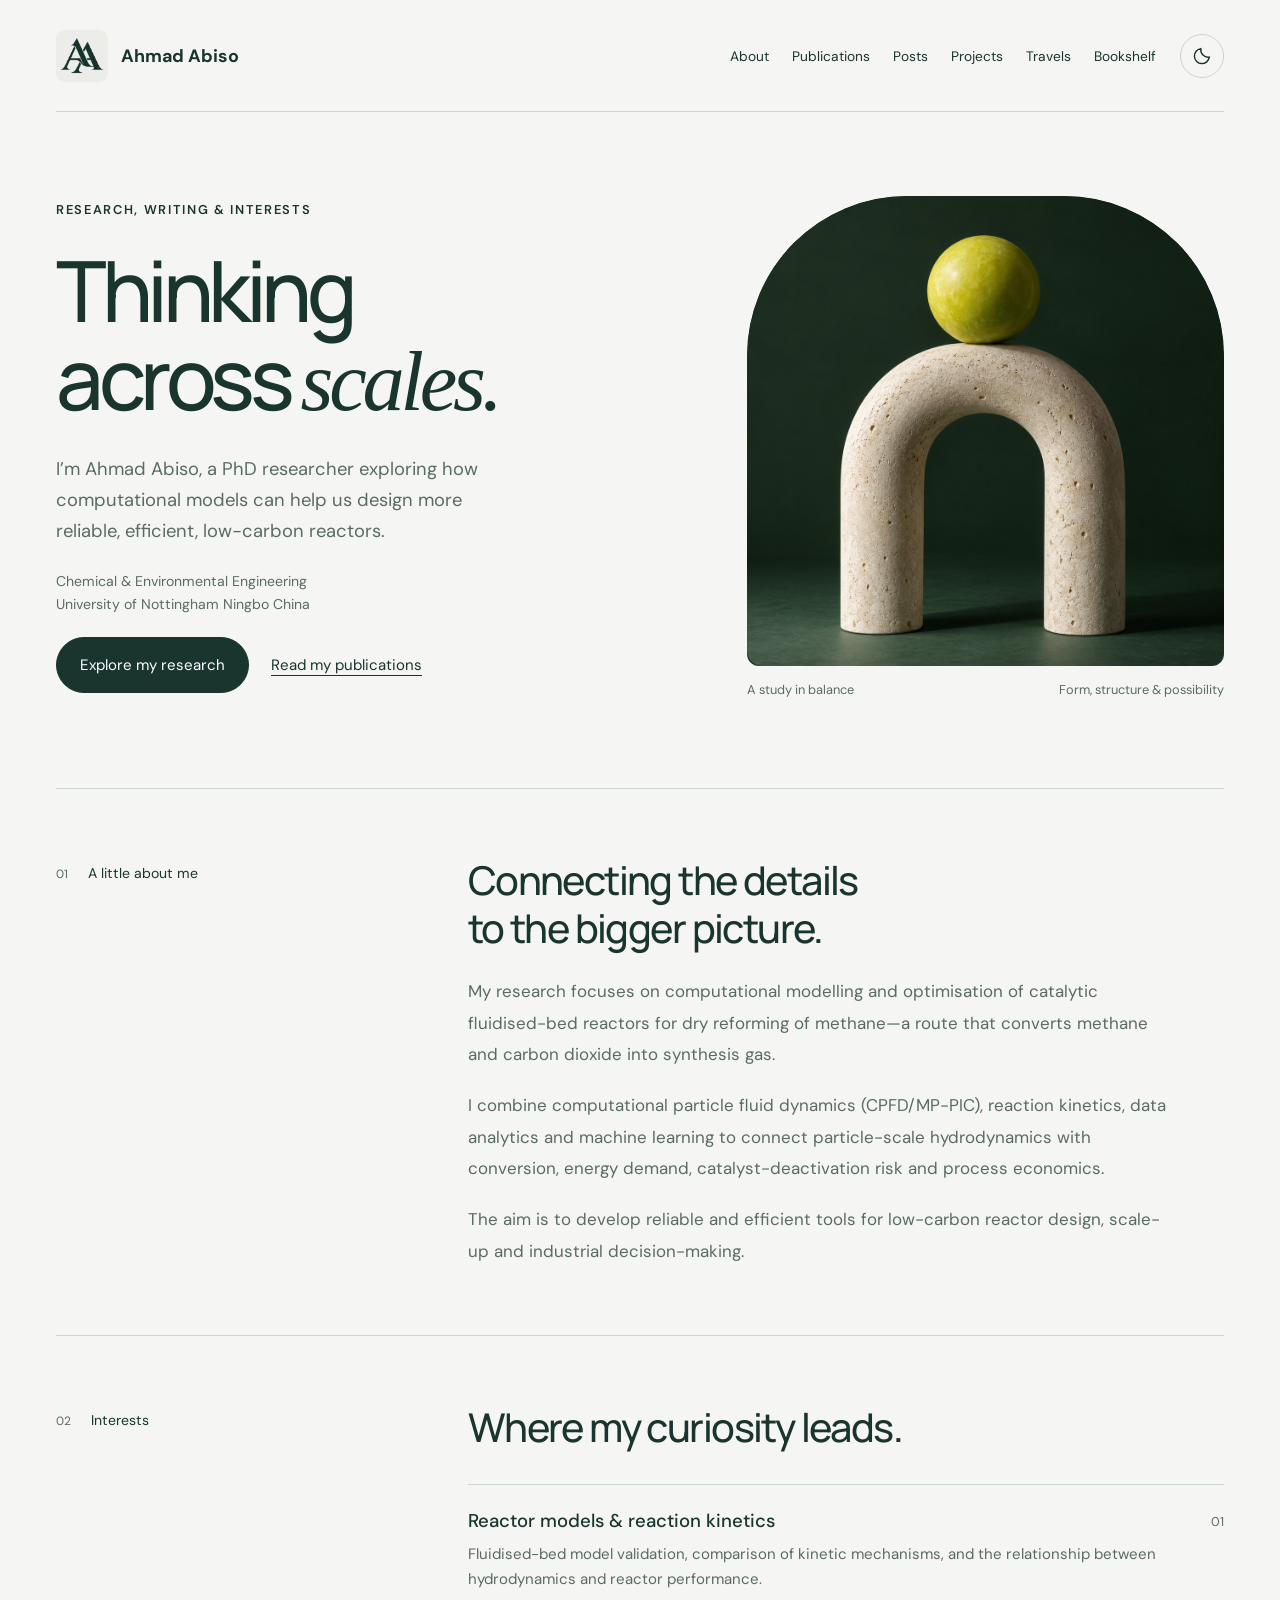
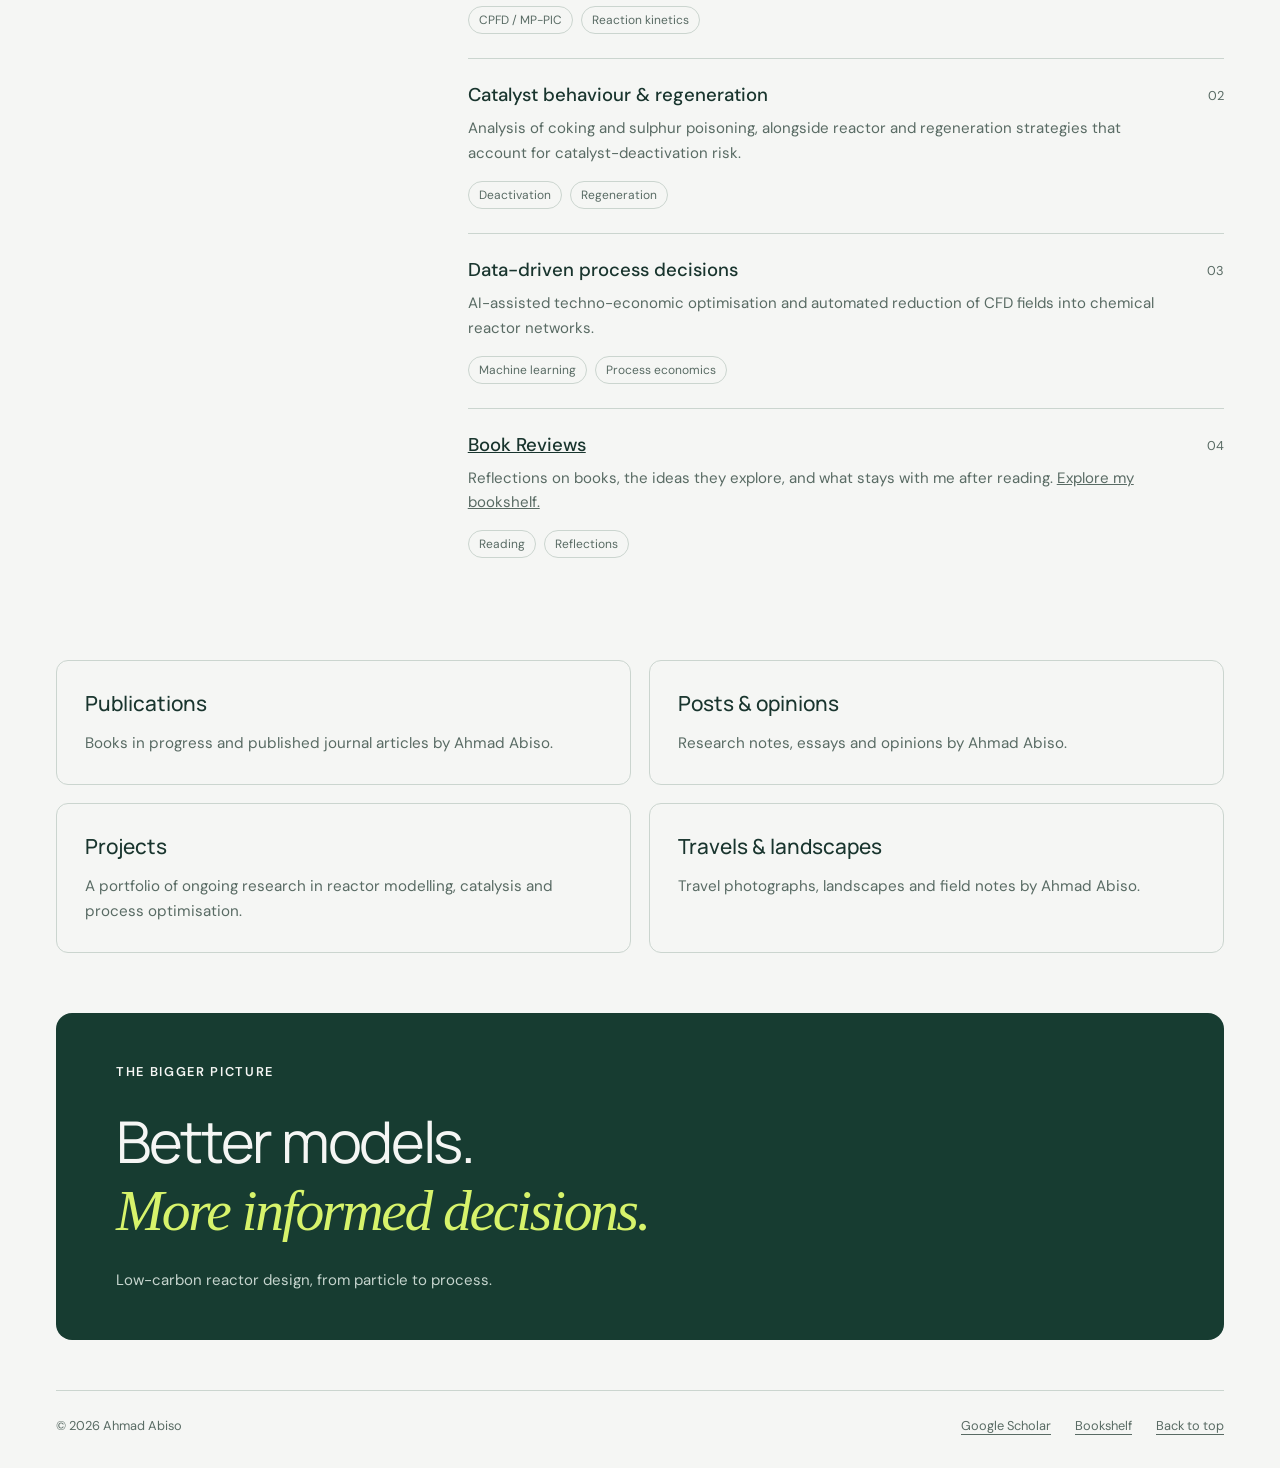
<file: index.html>
<!doctype html>
<html lang="en">
<head>
<meta charset="utf-8"><meta name="viewport" content="width=device-width,initial-scale=1">
<title>Ahmad Abiso — Research, Writing & Interests</title>
<meta name="description" content="Ahmad Abiso is a PhD researcher in Chemical and Environmental Engineering at the University of Nottingham Ningbo China, exploring computational modelling and low-carbon reactor design.">
<meta name="theme-color" content="#19352e">
<meta property="og:title" content="Ahmad Abiso — Research, Writing & Interests">
<meta property="og:description" content="Ideas at the intersection of reactor engineering, computational modelling and data-driven optimisation.">
<link rel="icon" type="image/png" href="/assets/ahmad-abiso-logo.png">
<link rel="canonical" href="https://ahmadabiso.github.io/">
<script src="/theme.js"></script>
<link rel="stylesheet" href="/style.css">
<link rel="stylesheet" href="/theme.css">
<link rel="stylesheet" href="/sections.css">
<script src="/navigation.js" defer></script>
</head>
<body id="top">
<a class="skip" href="#main">Skip to content</a>
<div class="wrap">
<header class="site-header"><a class="brand" href="#top" aria-label="Ahmad Abiso, home"><img class="brand-logo" src="/assets/ahmad-abiso-logo.png" width="56" height="56" alt="">Ahmad Abiso</a><nav aria-label="Main navigation"><a href="/#about">About</a><a href="/publications/">Publications</a><a href="/posts/">Posts</a><a href="/projects/">Projects</a><a href="/travels/">Travels</a><a href="/bookshelf/">Bookshelf</a></nav><button class="theme-toggle" type="button" aria-label="Switch to dark mode" title="Switch to dark mode" aria-pressed="false" hidden><svg class="moon-icon" width="20" height="20" viewBox="0 0 24 24" fill="none" stroke="currentColor" stroke-width="1.7" aria-hidden="true"><path d="M20.8 13.4A9 9 0 0 1 10.6 3.2 9 9 0 1 0 20.8 13.4Z"/></svg><svg class="sun-icon" width="20" height="20" viewBox="0 0 24 24" fill="none" stroke="currentColor" stroke-width="1.7" aria-hidden="true"><circle cx="12" cy="12" r="4"/><path d="M12 2v2m0 16v2M2 12h2m16 0h2M5 5l1.5 1.5m11 11L19 19M5 19l1.5-1.5m11-11L19 5"/></svg></button></header>
<main id="main">
<section class="hero" aria-labelledby="intro-title">
<div><p class="eyebrow">Research, writing & interests</p><h1 id="intro-title">Thinking<br>across <em>scales.</em></h1><p class="intro">I’m Ahmad Abiso, a PhD researcher exploring how computational models can help us design more reliable, efficient, low-carbon reactors.</p><p class="affiliation">Chemical & Environmental Engineering<br>University of Nottingham Ningbo China</p><a class="button" href="/projects/">Explore my research</a><a class="hero-secondary" href="/publications/">Read my publications</a></div>
<figure class="portrait"><div class="research-panel art-panel"><img src="abstract-study.png" width="1122" height="1402" alt="An abstract limestone arch supporting a chartreuse sphere against a deep green background." fetchpriority="high"></div><figcaption><span>A study in balance</span><span>Form, structure & possibility</span></figcaption></figure>
</section>
<section id="about" class="section" aria-labelledby="about-title"><div class="section-label"><span>01</span> A little about me</div><div><h2 id="about-title">Connecting the details<br>to the bigger picture.</h2><p>My research focuses on computational modelling and optimisation of catalytic fluidised-bed reactors for dry reforming of methane—a route that converts methane and carbon dioxide into synthesis gas.</p><p class="paragraph">I combine computational particle fluid dynamics (CPFD/MP-PIC), reaction kinetics, data analytics and machine learning to connect particle-scale hydrodynamics with conversion, energy demand, catalyst-deactivation risk and process economics.</p><p class="paragraph">The aim is to develop reliable and efficient tools for low-carbon reactor design, scale-up and industrial decision-making.</p></div></section>


<section id="interests" class="section" aria-labelledby="interests-title"><div class="section-label"><span>02</span> Interests</div><div><h2 id="interests-title">Where my curiosity leads.</h2><div class="work-list">
<article class="work-item"><div><h3>Reactor models & reaction kinetics</h3><p>Fluidised-bed model validation, comparison of kinetic mechanisms, and the relationship between hydrodynamics and reactor performance.</p><div class="tags"><span>CPFD / MP-PIC</span><span>Reaction kinetics</span></div></div><span class="number" aria-hidden="true">01</span></article>
<article class="work-item"><div><h3>Catalyst behaviour & regeneration</h3><p>Analysis of coking and sulphur poisoning, alongside reactor and regeneration strategies that account for catalyst-deactivation risk.</p><div class="tags"><span>Deactivation</span><span>Regeneration</span></div></div><span class="number" aria-hidden="true">02</span></article>
<article class="work-item"><div><h3>Data-driven process decisions</h3><p>AI-assisted techno-economic optimisation and automated reduction of CFD fields into chemical reactor networks.</p><div class="tags"><span>Machine learning</span><span>Process economics</span></div></div><span class="number" aria-hidden="true">03</span></article>
<article class="work-item"><div><h3><a href="/bookshelf/">Book Reviews</a></h3><p>Reflections on books, the ideas they explore, and what stays with me after reading. <a href="/bookshelf/">Explore my bookshelf.</a></p><div class="tags"><span>Reading</span><span>Reflections</span></div></div><span class="number" aria-hidden="true">04</span></article>
</div></div></section>


<section class="page-directory" aria-label="Explore the website"><a href="/publications/"><span>Publications</span><p>Books in progress and published journal articles by Ahmad Abiso.</p></a><a href="/posts/"><span>Posts & opinions</span><p>Research notes, essays and opinions by Ahmad Abiso.</p></a><a href="/projects/"><span>Projects</span><p>A portfolio of ongoing research in reactor modelling, catalysis and process optimisation.</p></a><a href="/travels/"><span>Travels & landscapes</span><p>Travel photographs, landscapes and field notes by Ahmad Abiso.</p></a></section>
<section class="closing" aria-label="Research perspective"><p class="eyebrow">The bigger picture</p><p>Better models.<br><em>More informed decisions.</em></p><span>Low-carbon reactor design, from particle to process.</span></section>
</main>
<footer><span>© 2026 Ahmad Abiso</span><div class="footer-links"><a href="https://scholar.google.com/citations?user=SUECSikAAAAJ&amp;hl=en" target="_blank" rel="noopener noreferrer">Google Scholar</a><a href="/bookshelf/">Bookshelf</a><a href="#top">Back to top</a></div></footer>
</div>
</body>
</html>
</file>
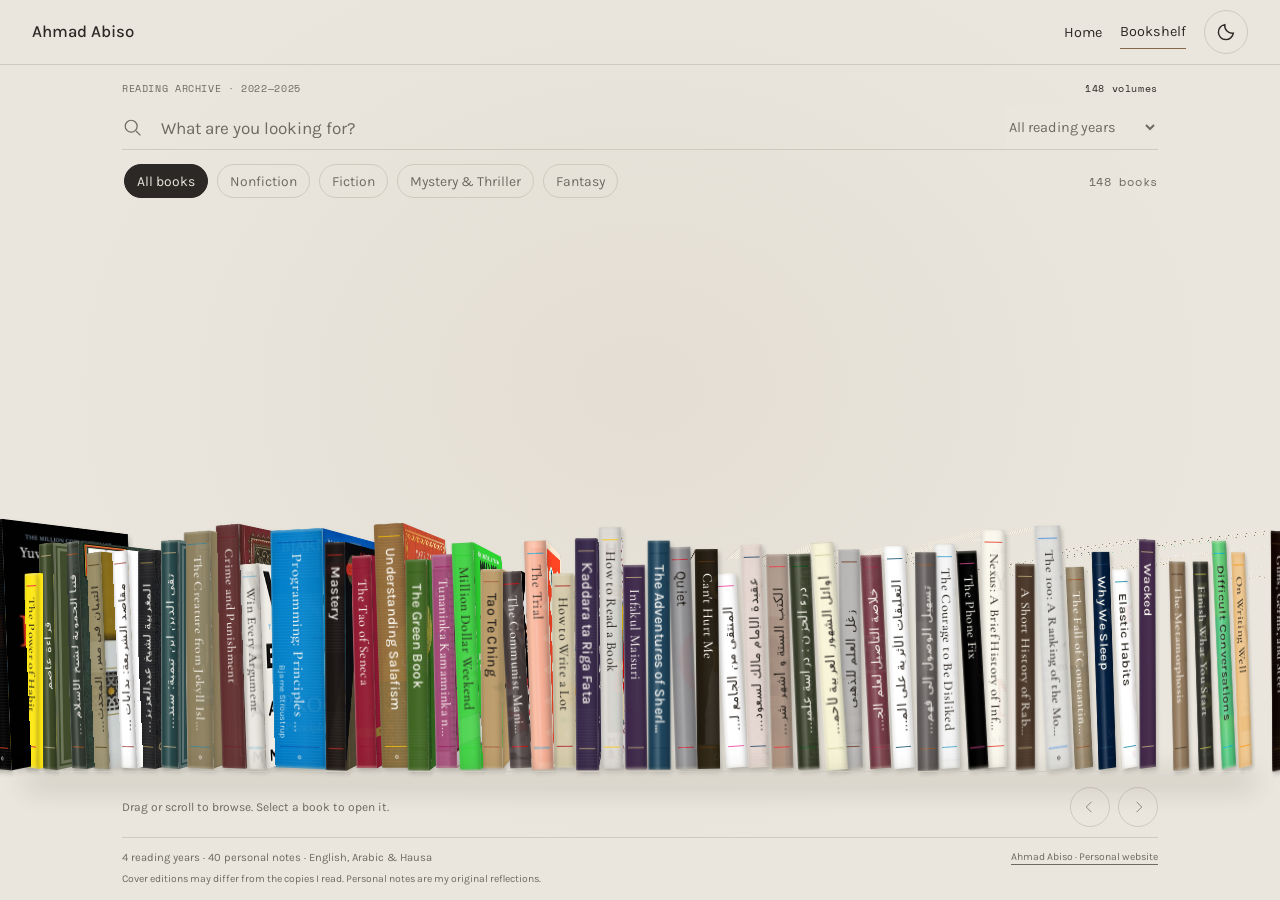
<file: bookshelf/index.html>
<!doctype html>
<html lang="en">
<head>
<meta charset="utf-8"><meta name="viewport" content="width=device-width,initial-scale=1">
<title>Ahmad Abiso’s Bookshelf — A Personal Reading Archive</title>
<meta name="description" content="Explore Ahmad Abiso’s reading archive: books in English, Arabic and Hausa, reading years, and personal reflections.">
<meta name="theme-color" content="#ece9e1">
<meta property="og:title" content="Ahmad Abiso’s Bookshelf"><meta property="og:description" content="A personal reading archive. Explore the shelves and open a book to read more."><meta property="og:type" content="website">
<link rel="icon" type="image/png" href="/assets/ahmad-abiso-logo.png">
<link rel="preconnect" href="https://fonts.googleapis.com"><link rel="preconnect" href="https://fonts.gstatic.com" crossorigin>
<link href="https://fonts.googleapis.com/css2?family=Cormorant+Garamond:ital,wght@0,300;0,400;0,500;1,300;1,400&family=Karla:wght@300;400;500&family=Space+Mono:wght@400;700&display=swap" rel="stylesheet">
<script src="/theme.js"></script><link rel="stylesheet" href="/theme.css"><link rel="stylesheet" href="library.css">
<script src="books.js" defer></script><script src="library.js" defer></script>
<link rel="stylesheet" href="viewport.css">
</head>
<body>
<a class="skip" href="#library">Skip to bookshelf</a>
<header class="library-nav"><a class="identity" href="/">Ahmad Abiso<span>Research, writing & interests</span></a><div class="nav-right"><a href="/">Home</a><span aria-current="page">Bookshelf</span><button class="theme-toggle" type="button" aria-label="Switch to dark mode" title="Switch to dark mode" aria-pressed="false" hidden><svg class="moon-icon" width="20" height="20" viewBox="0 0 24 24" fill="none" stroke="currentColor" stroke-width="1.7" aria-hidden="true"><path d="M20.8 13.4A9 9 0 0 1 10.6 3.2 9 9 0 1 0 20.8 13.4Z"/></svg><svg class="sun-icon" width="20" height="20" viewBox="0 0 24 24" fill="none" stroke="currentColor" stroke-width="1.7" aria-hidden="true"><circle cx="12" cy="12" r="4"/><path d="M12 2v2m0 16v2M2 12h2m16 0h2M5 5l1.5 1.5m11 11L19 19M5 19l1.5-1.5m11-11L19 5"/></svg></button></div></header>
<main id="library">
<section class="library-intro"><h1 class="sr-only">Bookshelf</h1><p class="kicker">Reading archive · 2022—2025</p><span id="total-count" class="mono"></span></section>
<section class="filters" aria-label="Find books"><div class="search-line"><label class="search-wrap"><svg viewBox="0 0 24 24" width="21" height="21" fill="none" stroke="currentColor" stroke-width="1.4" aria-hidden="true"><circle cx="10.5" cy="10.5" r="6.8"/><path d="m16 16 5 5"/></svg><span class="sr-only">Search titles, authors, genres and reading notes</span><input id="search" type="search" placeholder="What are you looking for?" autocomplete="off"></label><label class="year-wrap"><span class="sr-only">Reading year</span><select id="year"><option value="all">All reading years</option></select></label></div><div class="filter-bottom"><div id="genres" class="genre-pills" aria-label="Filter by genre"></div><p id="result-count" class="mono" aria-live="polite" aria-atomic="true"></p></div></section>
<section class="shelf-area" aria-label="Bookshelf"><div id="rail" class="shelf-rail" tabindex="0" aria-label="Scrollable bookshelf. Use left and right arrow keys to browse."><div id="track" class="shelf-track"></div></div><div class="shelf-ground" aria-hidden="true"></div><div id="empty" class="empty-state" hidden><h2>No books on this shelf.</h2><p>Try another title, author, reading year or genre.</p><button id="reset" class="text-button">Clear filters</button></div><div class="shelf-tools"><span>Drag or scroll to browse. Select a book to open it.</span><div><button id="browse-prev" class="round-button" aria-label="Browse previous books"><svg viewBox="0 0 24 24" width="18" height="18" fill="none" stroke="currentColor" aria-hidden="true"><path d="m14 5-7 7 7 7"/></svg></button><button id="browse-next" class="round-button" aria-label="Browse next books"><svg viewBox="0 0 24 24" width="18" height="18" fill="none" stroke="currentColor" aria-hidden="true"><path d="m10 5 7 7-7 7"/></svg></button></div></div></section>
<footer class="library-footer"><span id="archive-caption">Collected from my reading lists.</span><p>Cover editions may differ from the copies I read. Personal notes are my original reflections.</p><a href="/">Ahmad Abiso · Personal website</a></footer>
<noscript><p class="noscript">Please enable JavaScript to browse the interactive bookshelf.</p></noscript>
</main>
<div id="hover-card" class="hover-card" role="tooltip" hidden><h2 dir="auto"></h2><p dir="auto"></p><span class="mono"></span></div>
<dialog id="book-dialog" aria-labelledby="detail-title"><button id="close-detail" class="close-detail" aria-label="Shelve book and close">×</button><div class="detail-layout"><div id="detail-cover" class="detail-cover"></div><article class="detail-copy"><p id="detail-date" class="kicker"></p><h2 id="detail-title" dir="auto"></h2><p id="detail-author" class="detail-author" dir="auto"></p><div id="detail-tags" class="detail-tags"></div><p id="detail-blurb" class="detail-blurb" dir="auto"></p><dl id="detail-metadata"></dl><section id="note-section" class="personal-note" hidden><h3>My reading notes</h3><div id="detail-note" dir="auto"></div></section><p id="cover-notice" class="cover-notice"></p><a id="source-link" target="_blank" rel="noopener noreferrer">View cover source</a><div class="detail-controls"><button id="previous-book" class="text-button">Previous</button><span id="detail-position" class="mono"></span><button id="next-book" class="text-button">Next</button></div><button id="shelve-book" class="shelve-button">Shelve it</button></article></div></dialog>
</body></html>
</file>
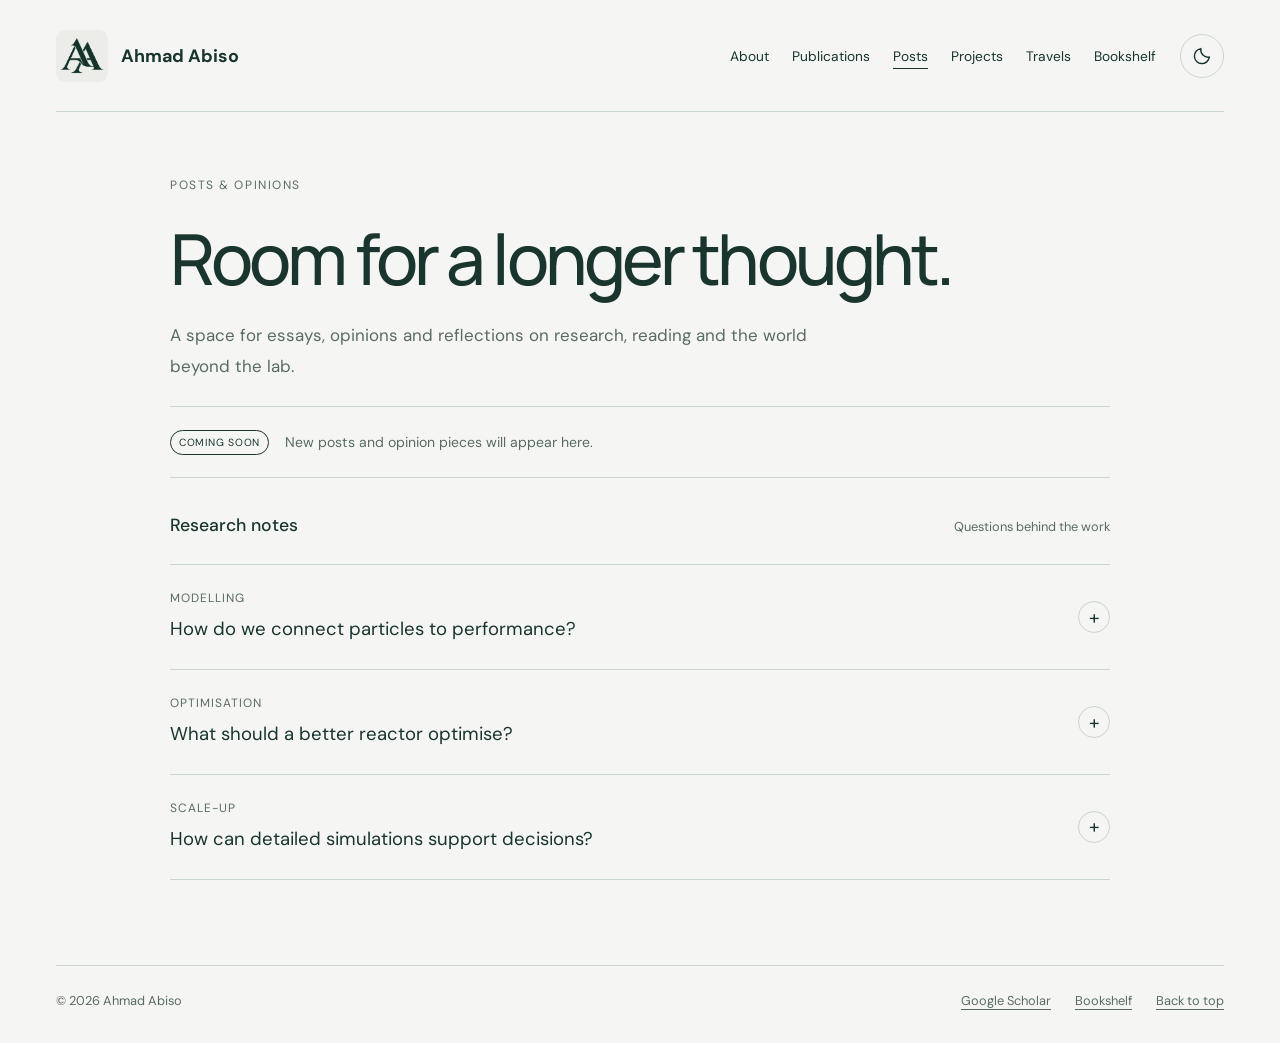
<file: posts/index.html>
<!doctype html>
<html lang="en">
<head>
<meta charset="utf-8"><meta name="viewport" content="width=device-width,initial-scale=1">
<title>Posts & opinions — Ahmad Abiso</title>
<meta name="description" content="Research notes, essays and opinions by Ahmad Abiso.">
<meta name="theme-color" content="#19352e">
<meta property="og:title" content="Posts & opinions — Ahmad Abiso">
<meta property="og:description" content="Research notes, essays and opinions by Ahmad Abiso.">
<link rel="icon" type="image/png" href="/assets/ahmad-abiso-logo.png">
<link rel="canonical" href="https://ahmadabiso.github.io/posts/">
<script src="/theme.js"></script>
<link rel="stylesheet" href="/style.css">
<link rel="stylesheet" href="/theme.css">
<link rel="stylesheet" href="/sections.css">
</head>
<body id="top"><a class="skip" href="#main">Skip to content</a><div class="wrap"><header class="site-header"><a class="brand" href="/" aria-label="Ahmad Abiso, home"><img class="brand-logo" src="/assets/ahmad-abiso-logo.png" width="56" height="56" alt="">Ahmad Abiso</a><nav aria-label="Main navigation"><a href="/#about">About</a><a href="/publications/">Publications</a><a href="/posts/" aria-current="page">Posts</a><a href="/projects/">Projects</a><a href="/travels/">Travels</a><a href="/bookshelf/">Bookshelf</a></nav><button class="theme-toggle" type="button" aria-label="Switch to dark mode" title="Switch to dark mode" aria-pressed="false" hidden><svg class="moon-icon" width="20" height="20" viewBox="0 0 24 24" fill="none" stroke="currentColor" stroke-width="1.7" aria-hidden="true"><path d="M20.8 13.4A9 9 0 0 1 10.6 3.2 9 9 0 1 0 20.8 13.4Z"/></svg><svg class="sun-icon" width="20" height="20" viewBox="0 0 24 24" fill="none" stroke="currentColor" stroke-width="1.7" aria-hidden="true"><circle cx="12" cy="12" r="4"/><path d="M12 2v2m0 16v2M2 12h2m16 0h2M5 5l1.5 1.5m11 11L19 19M5 19l1.5-1.5m11-11L19 5"/></svg></button></header><main id="main"><section id="posts" class="section standalone-section" aria-labelledby="posts-title"><div class="page-label">Posts & opinions</div><div><p class="section-eyebrow">The notebook</p><h1 id="posts-title">Room for a longer thought.</h1><p>A space for essays, opinions and reflections on research, reading and the world beyond the lab.</p><div class="editorial-note"><span class="status">Coming soon</span><p>New posts and opinion pieces will appear here.</p></div><div id="notes" class="subheading"><h3>Research notes</h3><span>Questions behind the work</span></div>
<div class="notes-list">
<details><summary><span><span class="note-category">Modelling</span><span class="note-title">How do we connect particles to performance?</span></span><span class="expand" aria-hidden="true">+</span></summary><div class="note-body"><p>I use CPFD/MP-PIC to investigate particle-scale hydrodynamics in catalytic fluidised-bed reactors. The question I return to is how those local behaviours connect to the outcomes we care about at reactor scale.</p><p>My work brings model validation and comparisons of reaction kinetics into that investigation, linking the flow description with conversion, energy demand and catalyst-deactivation risk.</p></div></details>
<details><summary><span><span class="note-category">Optimisation</span><span class="note-title">What should a better reactor optimise?</span></span><span class="expand" aria-hidden="true">+</span></summary><div class="note-body"><p>In my research, reactor performance is a connected set of questions: conversion, energy demand, catalyst behaviour and process economics.</p><p>I explore AI-assisted techno-economic optimisation alongside reactor and regeneration strategies. The goal is to support decisions that account for these different dimensions together.</p></div></details>
<details><summary><span><span class="note-category">Scale-up</span><span class="note-title">How can detailed simulations support decisions?</span></span><span class="expand" aria-hidden="true">+</span></summary><div class="note-body"><p>One of my current projects explores automated reduction of CFD fields into chemical reactor networks. I am interested in how this connection can make detailed modelling useful for reactor design and scale-up.</p><p>It is part of a broader aim: building reliable and efficient computational tools for industrial decision-making.</p></div></details>
</div></div></section></main><footer><span>© 2026 Ahmad Abiso</span><div class="footer-links"><a href="https://scholar.google.com/citations?user=SUECSikAAAAJ&amp;hl=en" target="_blank" rel="noopener noreferrer">Google Scholar</a><a href="/bookshelf/">Bookshelf</a><a href="#top">Back to top</a></div></footer></div></body></html>
</file>
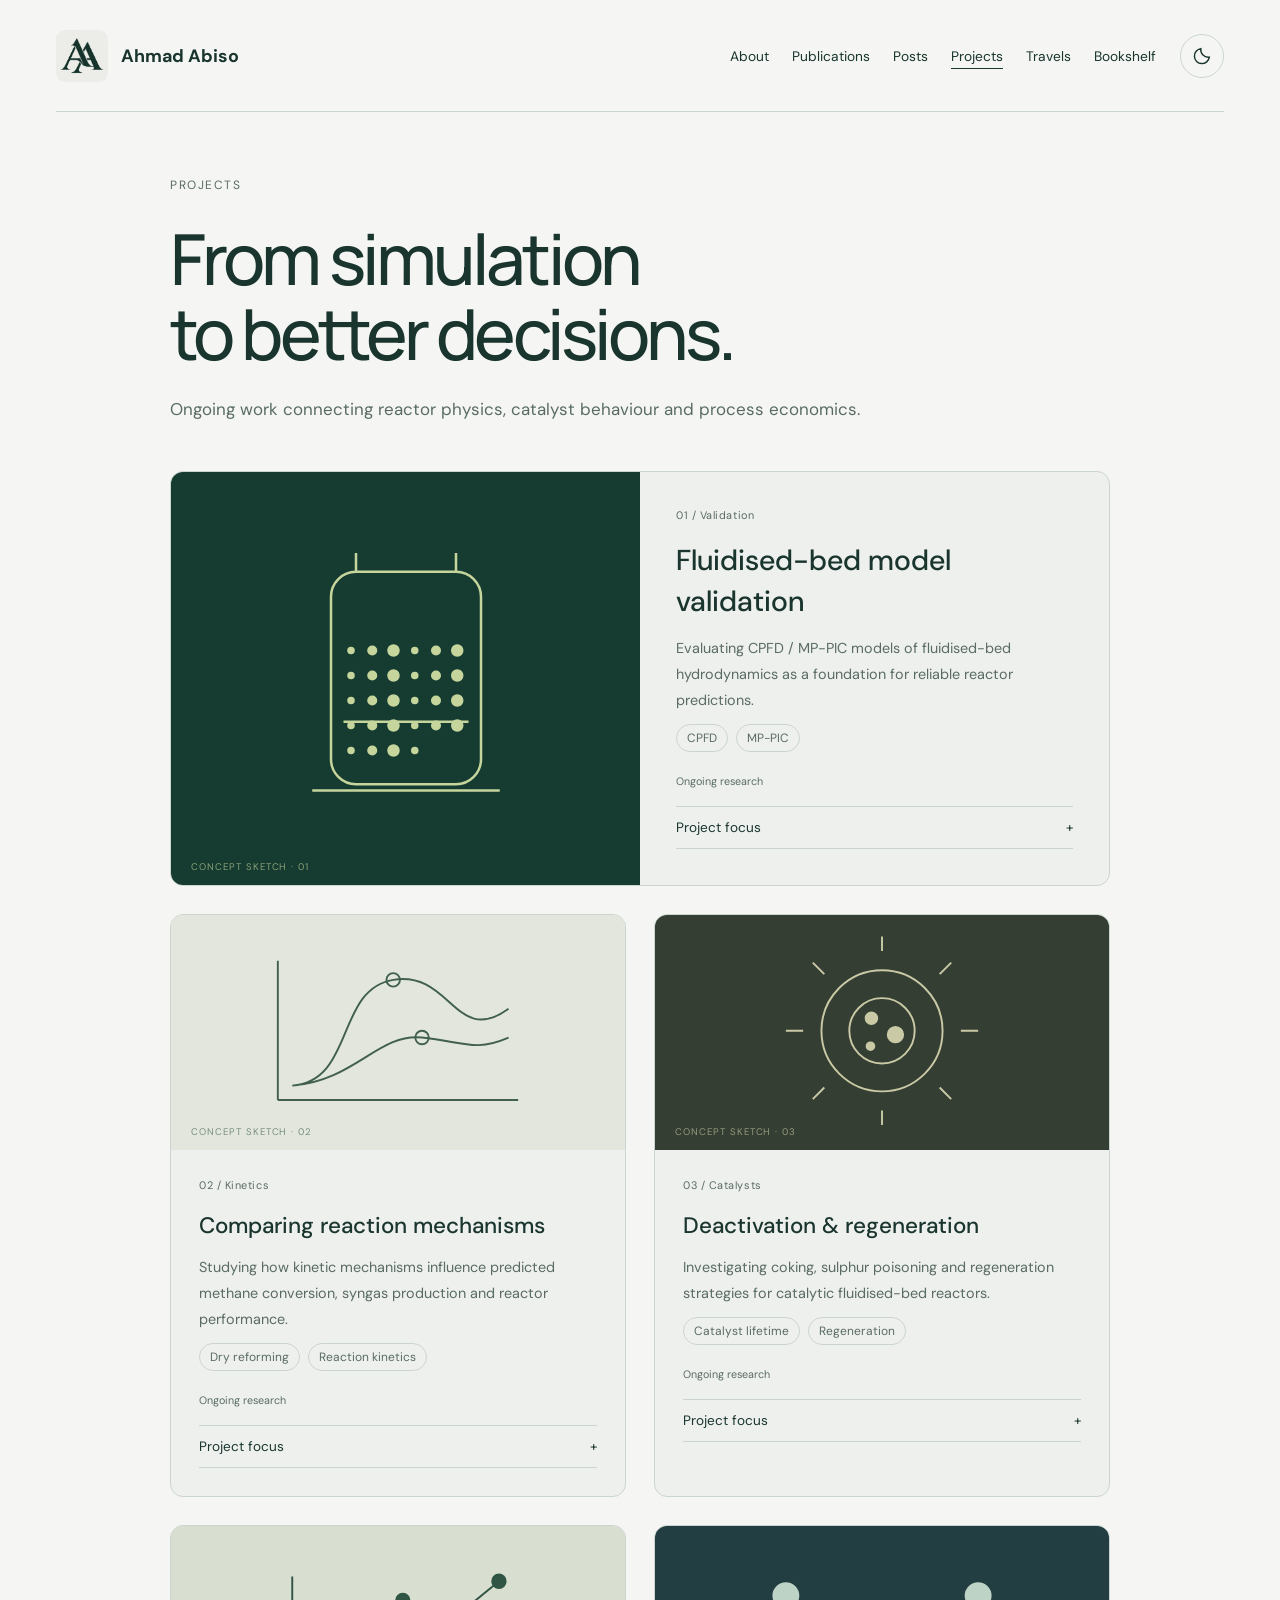
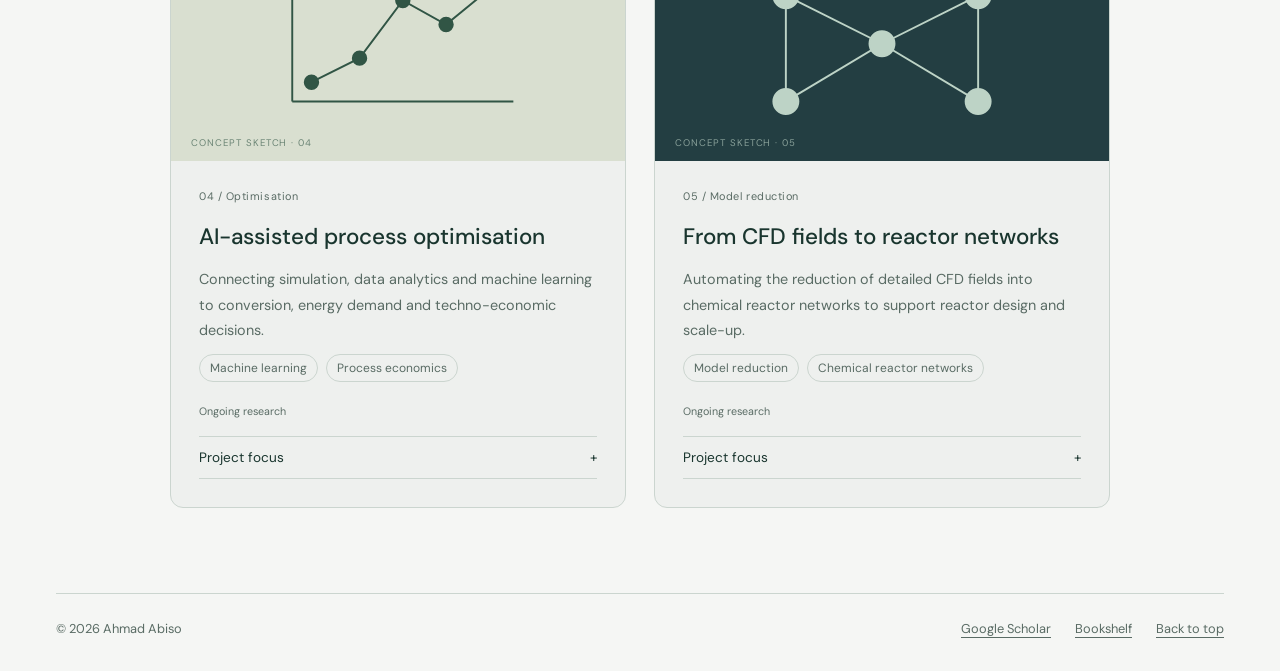
<file: projects/index.html>
<!doctype html>
<html lang="en">
<head>
<meta charset="utf-8"><meta name="viewport" content="width=device-width,initial-scale=1">
<title>Projects — Ahmad Abiso</title>
<meta name="description" content="A portfolio of ongoing research in reactor modelling, catalysis and process optimisation.">
<meta name="theme-color" content="#19352e">
<meta property="og:title" content="Projects — Ahmad Abiso">
<meta property="og:description" content="A portfolio of ongoing research in reactor modelling, catalysis and process optimisation.">
<link rel="icon" type="image/png" href="/assets/ahmad-abiso-logo.png">
<link rel="canonical" href="https://ahmadabiso.github.io/projects/">
<script src="/theme.js"></script>
<link rel="stylesheet" href="/style.css">
<link rel="stylesheet" href="/theme.css">
<link rel="stylesheet" href="/sections.css">
</head>
<body id="top"><a class="skip" href="#main">Skip to content</a><div class="wrap"><header class="site-header"><a class="brand" href="/" aria-label="Ahmad Abiso, home"><img class="brand-logo" src="/assets/ahmad-abiso-logo.png" width="56" height="56" alt="">Ahmad Abiso</a><nav aria-label="Main navigation"><a href="/#about">About</a><a href="/publications/">Publications</a><a href="/posts/">Posts</a><a href="/projects/" aria-current="page">Projects</a><a href="/travels/">Travels</a><a href="/bookshelf/">Bookshelf</a></nav><button class="theme-toggle" type="button" aria-label="Switch to dark mode" title="Switch to dark mode" aria-pressed="false" hidden><svg class="moon-icon" width="20" height="20" viewBox="0 0 24 24" fill="none" stroke="currentColor" stroke-width="1.7" aria-hidden="true"><path d="M20.8 13.4A9 9 0 0 1 10.6 3.2 9 9 0 1 0 20.8 13.4Z"/></svg><svg class="sun-icon" width="20" height="20" viewBox="0 0 24 24" fill="none" stroke="currentColor" stroke-width="1.7" aria-hidden="true"><circle cx="12" cy="12" r="4"/><path d="M12 2v2m0 16v2M2 12h2m16 0h2M5 5l1.5 1.5m11 11L19 19M5 19l1.5-1.5m11-11L19 5"/></svg></button></header><main id="main"><section id="projects" class="section standalone-section" aria-labelledby="projects-title"><div class="page-label">Projects</div><div><p class="section-eyebrow">Research portfolio</p><h1 id="projects-title">From simulation<br>to better decisions.</h1><p>Ongoing work connecting reactor physics, catalyst behaviour and process economics.</p><div class="project-grid portfolio-grid">
<article class="project-card portfolio-card featured-project"><div class="project-visual visual-0" aria-hidden="true"><svg viewBox="0 0 320 220" fill="none" stroke="currentColor" stroke-width="2"><rect x="100" y="25" width="120" height="170" rx="20"/><path d="M85 200h150M120 25V10m80 15V10M110 145h100"/><g fill="currentColor" stroke="none"><circle cx="116" cy="88" r="3"/><circle cx="133" cy="88" r="4"/><circle cx="150" cy="88" r="5"/><circle cx="167" cy="88" r="3"/><circle cx="184" cy="88" r="4"/><circle cx="201" cy="88" r="5"/><circle cx="116" cy="108" r="3"/><circle cx="133" cy="108" r="4"/><circle cx="150" cy="108" r="5"/><circle cx="167" cy="108" r="3"/><circle cx="184" cy="108" r="4"/><circle cx="201" cy="108" r="5"/><circle cx="116" cy="128" r="3"/><circle cx="133" cy="128" r="4"/><circle cx="150" cy="128" r="5"/><circle cx="167" cy="128" r="3"/><circle cx="184" cy="128" r="4"/><circle cx="201" cy="128" r="5"/><circle cx="116" cy="148" r="3"/><circle cx="133" cy="148" r="4"/><circle cx="150" cy="148" r="5"/><circle cx="167" cy="148" r="3"/><circle cx="184" cy="148" r="4"/><circle cx="201" cy="148" r="5"/><circle cx="116" cy="168" r="3"/><circle cx="133" cy="168" r="4"/><circle cx="150" cy="168" r="5"/><circle cx="167" cy="168" r="3"/></g></svg><span>Concept sketch · 01</span></div><div class="project-content"><span class="project-index">01 / Validation</span><h3>Fluidised-bed model validation</h3><p>Evaluating CPFD / MP-PIC models of fluidised-bed hydrodynamics as a foundation for reliable reactor predictions.</p><div class="tags"><span>CPFD</span><span>MP-PIC</span></div><span class="project-status">Ongoing research</span><details class="project-details"><summary>Project focus <span aria-hidden="true">+</span></summary><p>Model validation and particle-scale hydrodynamics.</p></details></div></article>
<article class="project-card portfolio-card "><div class="project-visual visual-1" aria-hidden="true"><svg viewBox="0 0 320 220" fill="none" stroke="currentColor" stroke-width="2"><path d="M35 180h250M35 180V35M50 165c65-5 45-100 105-110s65 70 120 30M50 165c65-5 90-55 135-50s55 15 90 0"/><circle cx="155" cy="55" r="7"/><circle cx="185" cy="115" r="7"/></svg><span>Concept sketch · 02</span></div><div class="project-content"><span class="project-index">02 / Kinetics</span><h3>Comparing reaction mechanisms</h3><p>Studying how kinetic mechanisms influence predicted methane conversion, syngas production and reactor performance.</p><div class="tags"><span>Dry reforming</span><span>Reaction kinetics</span></div><span class="project-status">Ongoing research</span><details class="project-details"><summary>Project focus <span aria-hidden="true">+</span></summary><p>The link between reaction mechanisms and reactor predictions.</p></details></div></article>
<article class="project-card portfolio-card "><div class="project-visual visual-2" aria-hidden="true"><svg viewBox="0 0 320 220" fill="none" stroke="currentColor" stroke-width="2"><circle cx="160" cy="108" r="63"/><circle cx="160" cy="108" r="34"/><path d="M160 25V10m0 196v-15M78 108H60m200 0h-18M100 49 88 37m144 142-12-12M220 49l12-12M100 167l-12 12"/><g fill="currentColor"><circle cx="149" cy="95" r="6"/><circle cx="174" cy="112" r="8"/><circle cx="148" cy="124" r="4"/></g></svg><span>Concept sketch · 03</span></div><div class="project-content"><span class="project-index">03 / Catalysts</span><h3>Deactivation & regeneration</h3><p>Investigating coking, sulphur poisoning and regeneration strategies for catalytic fluidised-bed reactors.</p><div class="tags"><span>Catalyst lifetime</span><span>Regeneration</span></div><span class="project-status">Ongoing research</span><details class="project-details"><summary>Project focus <span aria-hidden="true">+</span></summary><p>Catalyst-deactivation risk and regeneration strategies.</p></details></div></article>
<article class="project-card portfolio-card "><div class="project-visual visual-3" aria-hidden="true"><svg viewBox="0 0 320 220" fill="none" stroke="currentColor" stroke-width="2"><path d="M50 170V40m0 130h230M70 150l50-25 45-60 45 25 55-45"/><g fill="currentColor"><circle cx="70" cy="150" r="7"/><circle cx="120" cy="125" r="7"/><circle cx="165" cy="65" r="7"/><circle cx="210" cy="90" r="7"/><circle cx="265" cy="45" r="7"/></g></svg><span>Concept sketch · 04</span></div><div class="project-content"><span class="project-index">04 / Optimisation</span><h3>AI-assisted process optimisation</h3><p>Connecting simulation, data analytics and machine learning to conversion, energy demand and techno-economic decisions.</p><div class="tags"><span>Machine learning</span><span>Process economics</span></div><span class="project-status">Ongoing research</span><details class="project-details"><summary>Project focus <span aria-hidden="true">+</span></summary><p>Connecting conversion, energy demand and process economics.</p></details></div></article>
<article class="project-card portfolio-card "><div class="project-visual visual-4" aria-hidden="true"><svg viewBox="0 0 320 220" fill="none" stroke="currentColor" stroke-width="2"><path d="M60 60l100 50L60 170m100-60 100-50m-100 50 100 60M60 60v110m200-110v110"/><g fill="currentColor"><circle cx="60" cy="60" r="13"/><circle cx="60" cy="170" r="13"/><circle cx="160" cy="110" r="13"/><circle cx="260" cy="60" r="13"/><circle cx="260" cy="170" r="13"/></g></svg><span>Concept sketch · 05</span></div><div class="project-content"><span class="project-index">05 / Model reduction</span><h3>From CFD fields to reactor networks</h3><p>Automating the reduction of detailed CFD fields into chemical reactor networks to support reactor design and scale-up.</p><div class="tags"><span>Model reduction</span><span>Chemical reactor networks</span></div><span class="project-status">Ongoing research</span><details class="project-details"><summary>Project focus <span aria-hidden="true">+</span></summary><p>Efficient tools for reactor design and scale-up.</p></details></div></article>
</div></div></section></main><footer><span>© 2026 Ahmad Abiso</span><div class="footer-links"><a href="https://scholar.google.com/citations?user=SUECSikAAAAJ&amp;hl=en" target="_blank" rel="noopener noreferrer">Google Scholar</a><a href="/bookshelf/">Bookshelf</a><a href="#top">Back to top</a></div></footer></div></body></html>
</file>
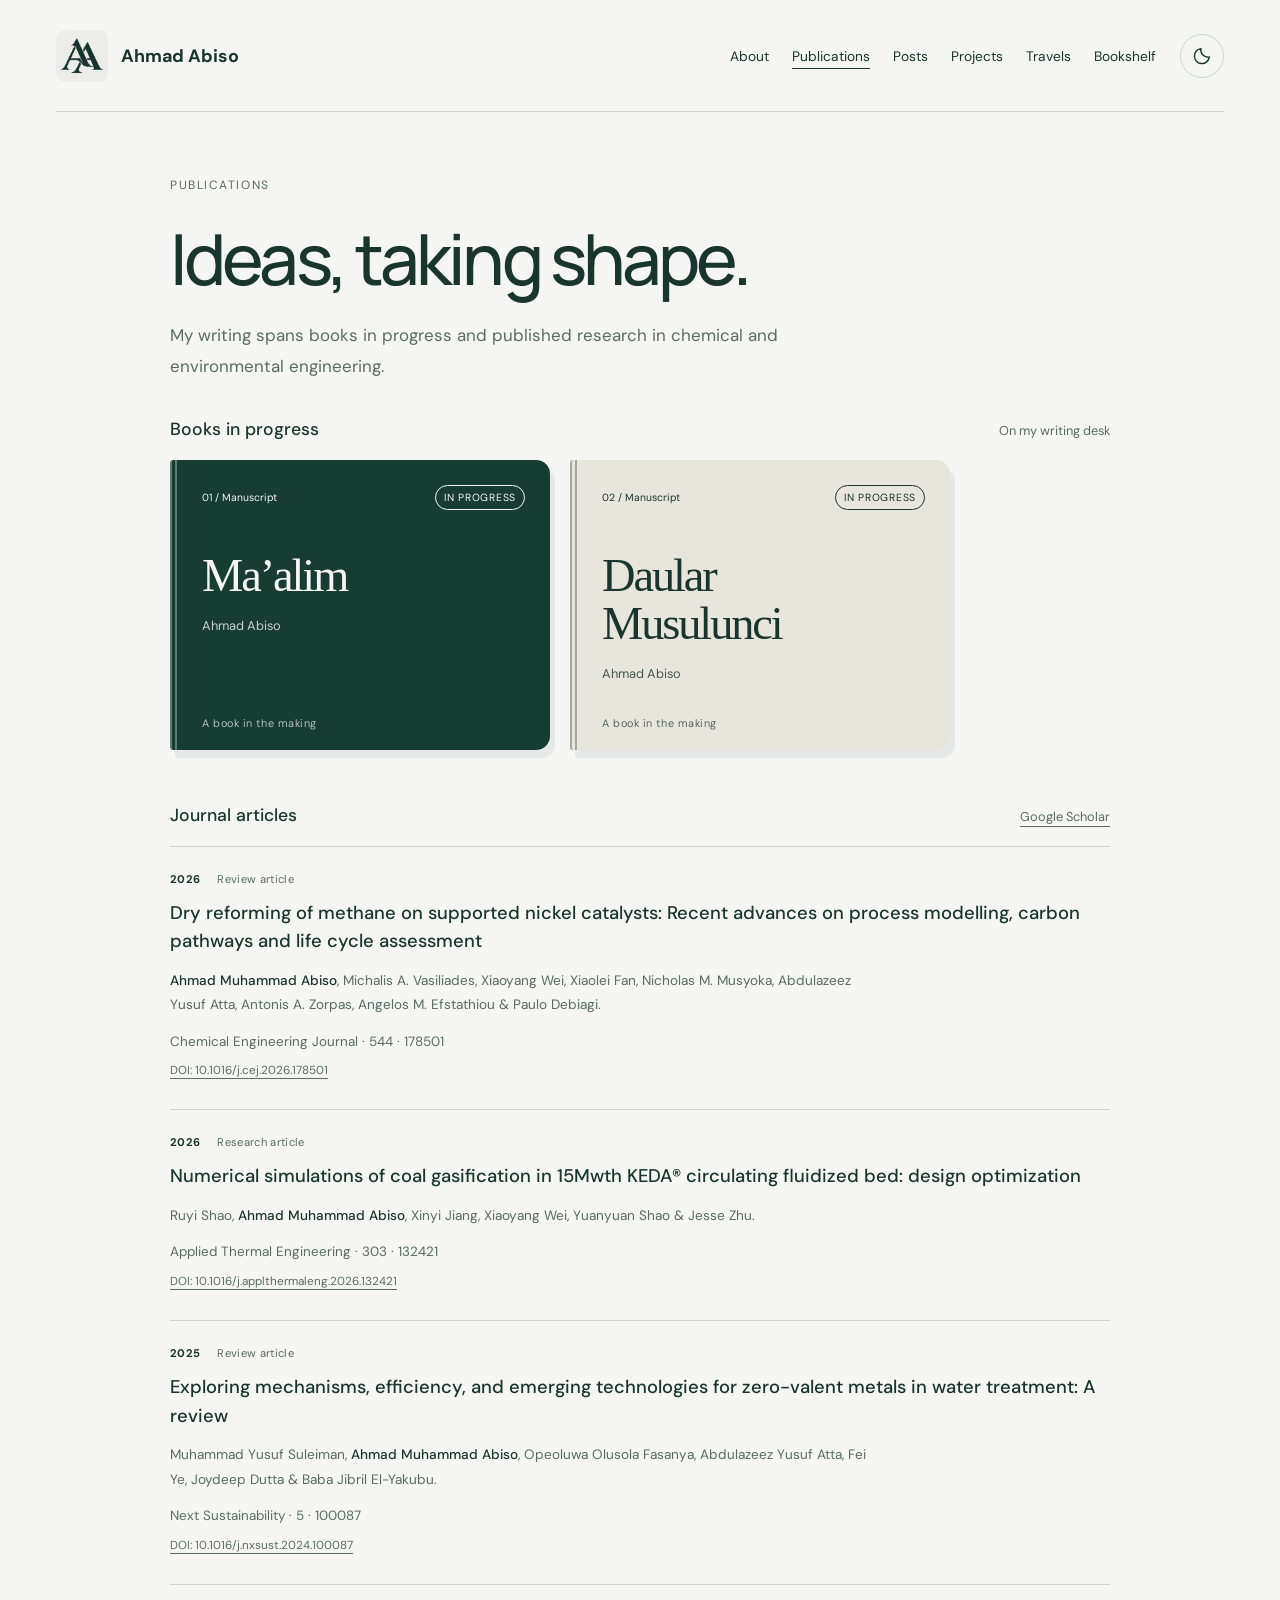
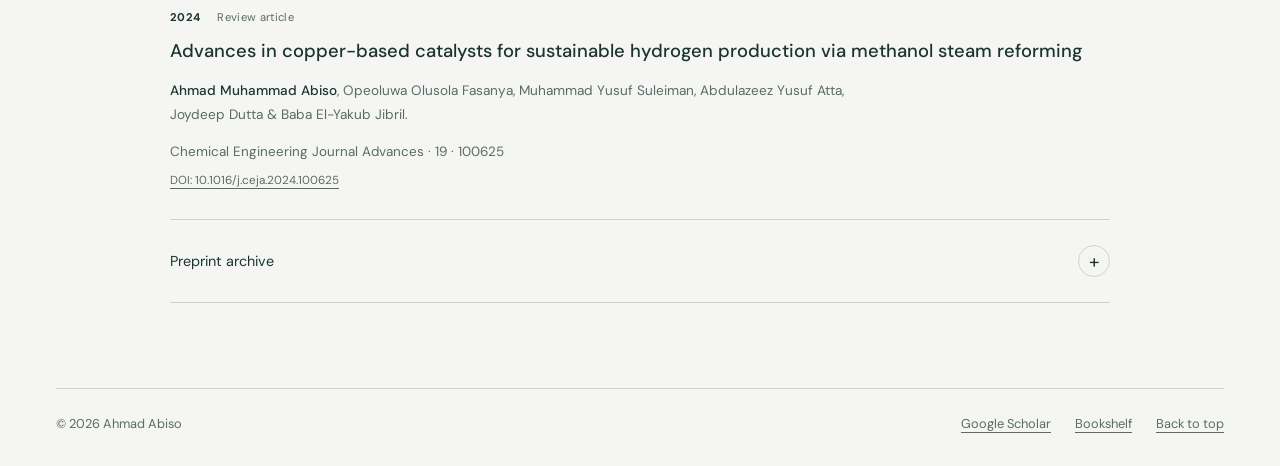
<file: publications/index.html>
<!doctype html>
<html lang="en">
<head>
<meta charset="utf-8"><meta name="viewport" content="width=device-width,initial-scale=1">
<title>Publications — Ahmad Abiso</title>
<meta name="description" content="Books in progress and published journal articles by Ahmad Abiso.">
<meta name="theme-color" content="#19352e">
<meta property="og:title" content="Publications — Ahmad Abiso">
<meta property="og:description" content="Books in progress and published journal articles by Ahmad Abiso.">
<link rel="icon" type="image/png" href="/assets/ahmad-abiso-logo.png">
<link rel="canonical" href="https://ahmadabiso.github.io/publications/">
<script src="/theme.js"></script>
<link rel="stylesheet" href="/style.css">
<link rel="stylesheet" href="/theme.css">
<link rel="stylesheet" href="/sections.css">
</head>
<body id="top"><a class="skip" href="#main">Skip to content</a><div class="wrap"><header class="site-header"><a class="brand" href="/" aria-label="Ahmad Abiso, home"><img class="brand-logo" src="/assets/ahmad-abiso-logo.png" width="56" height="56" alt="">Ahmad Abiso</a><nav aria-label="Main navigation"><a href="/#about">About</a><a href="/publications/" aria-current="page">Publications</a><a href="/posts/">Posts</a><a href="/projects/">Projects</a><a href="/travels/">Travels</a><a href="/bookshelf/">Bookshelf</a></nav><button class="theme-toggle" type="button" aria-label="Switch to dark mode" title="Switch to dark mode" aria-pressed="false" hidden><svg class="moon-icon" width="20" height="20" viewBox="0 0 24 24" fill="none" stroke="currentColor" stroke-width="1.7" aria-hidden="true"><path d="M20.8 13.4A9 9 0 0 1 10.6 3.2 9 9 0 1 0 20.8 13.4Z"/></svg><svg class="sun-icon" width="20" height="20" viewBox="0 0 24 24" fill="none" stroke="currentColor" stroke-width="1.7" aria-hidden="true"><circle cx="12" cy="12" r="4"/><path d="M12 2v2m0 16v2M2 12h2m16 0h2M5 5l1.5 1.5m11 11L19 19M5 19l1.5-1.5m11-11L19 5"/></svg></button></header><main id="main"><section id="publications" class="section standalone-section" aria-labelledby="publications-title"><div class="page-label">Publications</div><div><p class="section-eyebrow">Books & journal articles</p><h1 id="publications-title">Ideas, taking shape.</h1><p>My writing spans books in progress and published research in chemical and environmental engineering.</p>
<div class="subheading"><h3>Books in progress</h3><span>On my writing desk</span></div>
<div class="manuscripts"><article class="manuscript"><div class="manuscript-top"><span>01 / Manuscript</span><span class="status">In progress</span></div><h4>Ma’alim</h4><p>Ahmad Abiso</p><div class="manuscript-bottom">A book in the making</div></article><article class="manuscript manuscript-alt"><div class="manuscript-top"><span>02 / Manuscript</span><span class="status">In progress</span></div><h4>Daular<br>Musulunci</h4><p>Ahmad Abiso</p><div class="manuscript-bottom">A book in the making</div></article></div>
<div class="subheading journal-heading"><h3>Journal articles</h3><a href="https://scholar.google.com/citations?user=SUECSikAAAAJ&amp;hl=en" target="_blank" rel="noopener noreferrer">Google Scholar</a></div>
<ol class="publication-list">
<li><div class="publication-meta"><span>2026</span><span>Review article</span></div><h4><a href="https://doi.org/10.1016/j.cej.2026.178501" target="_blank" rel="noopener noreferrer">Dry reforming of methane on supported nickel catalysts: Recent advances on process modelling, carbon pathways and life cycle assessment</a></h4><p class="authors"><strong>Ahmad Muhammad Abiso</strong>, Michalis A. Vasiliades, Xiaoyang Wei, Xiaolei Fan, Nicholas M. Musyoka, Abdulazeez Yusuf Atta, Antonis A. Zorpas, Angelos M. Efstathiou & Paulo Debiagi.</p><p class="journal"><cite>Chemical Engineering Journal</cite> · 544 · 178501</p><a class="doi" href="https://doi.org/10.1016/j.cej.2026.178501">DOI: 10.1016/j.cej.2026.178501</a></li>
<li><div class="publication-meta"><span>2026</span><span>Research article</span></div><h4><a href="https://doi.org/10.1016/j.applthermaleng.2026.132421" target="_blank" rel="noopener noreferrer">Numerical simulations of coal gasification in 15Mwth KEDA® circulating fluidized bed: design optimization</a></h4><p class="authors">Ruyi Shao, <strong>Ahmad Muhammad Abiso</strong>, Xinyi Jiang, Xiaoyang Wei, Yuanyuan Shao & Jesse Zhu.</p><p class="journal"><cite>Applied Thermal Engineering</cite> · 303 · 132421</p><a class="doi" href="https://doi.org/10.1016/j.applthermaleng.2026.132421">DOI: 10.1016/j.applthermaleng.2026.132421</a></li>
<li><div class="publication-meta"><span>2025</span><span>Review article</span></div><h4><a href="https://doi.org/10.1016/j.nxsust.2024.100087" target="_blank" rel="noopener noreferrer">Exploring mechanisms, efficiency, and emerging technologies for zero-valent metals in water treatment: A review</a></h4><p class="authors">Muhammad Yusuf Suleiman, <strong>Ahmad Muhammad Abiso</strong>, Opeoluwa Olusola Fasanya, Abdulazeez Yusuf Atta, Fei Ye, Joydeep Dutta & Baba Jibril El-Yakubu.</p><p class="journal"><cite>Next Sustainability</cite> · 5 · 100087</p><a class="doi" href="https://doi.org/10.1016/j.nxsust.2024.100087">DOI: 10.1016/j.nxsust.2024.100087</a></li>
<li><div class="publication-meta"><span>2024</span><span>Review article</span></div><h4><a href="https://doi.org/10.1016/j.ceja.2024.100625" target="_blank" rel="noopener noreferrer">Advances in copper-based catalysts for sustainable hydrogen production via methanol steam reforming</a></h4><p class="authors"><strong>Ahmad Muhammad Abiso</strong>, Opeoluwa Olusola Fasanya, Muhammad Yusuf Suleiman, Abdulazeez Yusuf Atta, Joydeep Dutta & Baba El-Yakub Jibril.</p><p class="journal"><cite>Chemical Engineering Journal Advances</cite> · 19 · 100625</p><a class="doi" href="https://doi.org/10.1016/j.ceja.2024.100625">DOI: 10.1016/j.ceja.2024.100625</a></li>
</ol>
<details class="preprint"><summary><span>Preprint archive</span><span class="expand" aria-hidden="true">+</span></summary><div class="note-body"><h4><a href="https://papers.ssrn.com/sol3/papers.cfm?abstract_id=4960368" target="_blank" rel="noopener noreferrer">Dry Reforming of Methane: A Review of Experimental and Numerical Investigation, Recent Advances and Challenges</a></h4><p>Ahmad Muhammad Abiso, Xiaoyang Wei, Xiaolei Fan, Nicholas M. Musyoka, Abdulazeez Yusuf Atta & Paulo Debiagi.</p><p>SSRN · Posted September 2024 · Preprint</p></div></details>
</div></section></main><footer><span>© 2026 Ahmad Abiso</span><div class="footer-links"><a href="https://scholar.google.com/citations?user=SUECSikAAAAJ&amp;hl=en" target="_blank" rel="noopener noreferrer">Google Scholar</a><a href="/bookshelf/">Bookshelf</a><a href="#top">Back to top</a></div></footer></div></body></html>
</file>
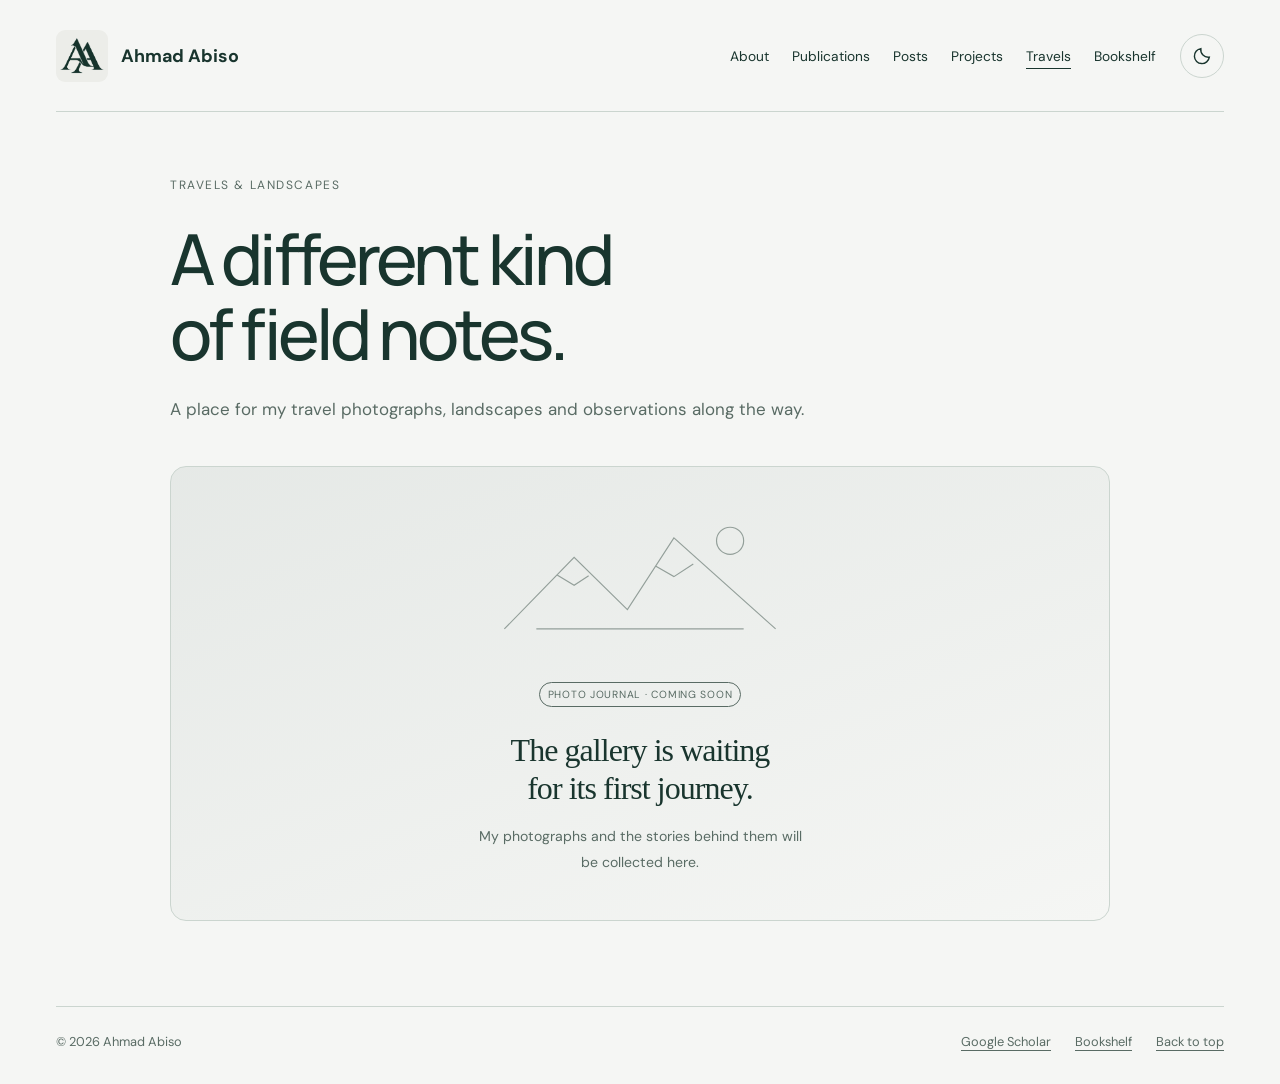
<file: travels/index.html>
<!doctype html>
<html lang="en">
<head>
<meta charset="utf-8"><meta name="viewport" content="width=device-width,initial-scale=1">
<title>Travels & landscapes — Ahmad Abiso</title>
<meta name="description" content="Travel photographs, landscapes and field notes by Ahmad Abiso.">
<meta name="theme-color" content="#19352e">
<meta property="og:title" content="Travels & landscapes — Ahmad Abiso">
<meta property="og:description" content="Travel photographs, landscapes and field notes by Ahmad Abiso.">
<link rel="icon" type="image/png" href="/assets/ahmad-abiso-logo.png">
<link rel="canonical" href="https://ahmadabiso.github.io/travels/">
<script src="/theme.js"></script>
<link rel="stylesheet" href="/style.css">
<link rel="stylesheet" href="/theme.css">
<link rel="stylesheet" href="/sections.css">
</head>
<body id="top"><a class="skip" href="#main">Skip to content</a><div class="wrap"><header class="site-header"><a class="brand" href="/" aria-label="Ahmad Abiso, home"><img class="brand-logo" src="/assets/ahmad-abiso-logo.png" width="56" height="56" alt="">Ahmad Abiso</a><nav aria-label="Main navigation"><a href="/#about">About</a><a href="/publications/">Publications</a><a href="/posts/">Posts</a><a href="/projects/">Projects</a><a href="/travels/" aria-current="page">Travels</a><a href="/bookshelf/">Bookshelf</a></nav><button class="theme-toggle" type="button" aria-label="Switch to dark mode" title="Switch to dark mode" aria-pressed="false" hidden><svg class="moon-icon" width="20" height="20" viewBox="0 0 24 24" fill="none" stroke="currentColor" stroke-width="1.7" aria-hidden="true"><path d="M20.8 13.4A9 9 0 0 1 10.6 3.2 9 9 0 1 0 20.8 13.4Z"/></svg><svg class="sun-icon" width="20" height="20" viewBox="0 0 24 24" fill="none" stroke="currentColor" stroke-width="1.7" aria-hidden="true"><circle cx="12" cy="12" r="4"/><path d="M12 2v2m0 16v2M2 12h2m16 0h2M5 5l1.5 1.5m11 11L19 19M5 19l1.5-1.5m11-11L19 5"/></svg></button></header><main id="main"><section id="travels" class="section standalone-section" aria-labelledby="travels-title"><div class="page-label">Travels & landscapes</div><div><p class="section-eyebrow">Beyond the desk</p><h1 id="travels-title">A different kind<br>of field notes.</h1><p>A place for my travel photographs, landscapes and observations along the way.</p><div class="gallery-empty"><svg viewBox="0 0 320 160" fill="none" aria-hidden="true"><path d="M20 130 92 56l55 54 48-74 105 94M53 130h214M74 74l18 11 15-10M176 65l19 11 20-13"/><circle cx="253" cy="39" r="14"/></svg><span class="status">Photo journal · Coming soon</span><h3>The gallery is waiting<br>for its first journey.</h3><p>My photographs and the stories behind them will be collected here.</p></div><div id="travel-gallery" class="travel-gallery" hidden aria-label="Travel photographs"></div></div></section></main><footer><span>© 2026 Ahmad Abiso</span><div class="footer-links"><a href="https://scholar.google.com/citations?user=SUECSikAAAAJ&amp;hl=en" target="_blank" rel="noopener noreferrer">Google Scholar</a><a href="/bookshelf/">Bookshelf</a><a href="#top">Back to top</a></div></footer></div></body></html>
</file>
<file: style.css>
@import url('https://fonts.googleapis.com/css2?family=DM+Sans:wght@400;450;500;600;700&family=Manrope:wght@400;500;600;700;800&display=swap');
:root{--paper:#f5f6f4;--ink:#19352e;--muted:#596b64;--line:#cbd5cf;--accent:#d7f36b;--forest:#173c31;font-family:'DM Sans',sans-serif;color:var(--ink);background:var(--paper);font-synthesis:none;scroll-behavior:smooth;scroll-padding-top:2rem}
*{box-sizing:border-box}body{margin:0}a{color:inherit}button,a{-webkit-tap-highlight-color:transparent}a:focus-visible,button:focus-visible{outline:3px solid #749934;outline-offset:6px}::selection{background:var(--accent);color:var(--ink)}.skip{position:absolute;top:-90px;left:20px;padding:14px;background:var(--accent);z-index:5}.skip:focus{top:12px}.wrap{width:min(1280px,calc(100% - 112px));margin:auto}header{height:112px;display:flex;align-items:center;justify-content:space-between;border-bottom:1px solid var(--line);gap:24px}.brand{text-decoration:none;font-weight:700;font-size:1.12rem;display:flex;align-items:center;gap:13px}.mark{display:grid;place-items:center;background:var(--ink);color:var(--accent);width:36px;height:36px;border-radius:50%;font-size:1.2rem}nav{display:flex;align-items:center;gap:34px}nav a{text-decoration:none;font-size:.94rem}nav a:hover{text-decoration:underline;text-underline-offset:6px}.hero{padding:84px 0 90px;display:grid;grid-template-columns:1.3fr 1fr;gap:70px;align-items:center}.eyebrow{text-transform:uppercase;letter-spacing:.13em;font-size:.8rem;font-weight:600;margin:0 0 28px}.hero h1{font-family:Manrope,sans-serif;font-size:clamp(3.4rem,6.6vw,6.5rem);font-weight:500;letter-spacing:-.065em;line-height:1.04;margin:0 0 28px;overflow-wrap:anywhere}.hero h1 em{font-family:Georgia,serif;font-weight:400;letter-spacing:-.05em}.intro{font-size:1.15rem;line-height:1.7;max-width:460px;color:var(--muted)}.button{display:inline-flex;gap:28px;align-items:center;text-decoration:none;border:1px solid var(--ink);padding:17px 23px;border-radius:40px;margin-top:21px;font-size:.94rem;background:var(--ink);color:white;transition:background .2s,transform .2s}.button:hover{background:#2d5747;transform:translateY(-2px)}.portrait{margin:0;min-width:0;position:relative}.portrait img{display:block;width:100%;height:480px;object-fit:cover;border-radius:160px 160px 16px 16px}.portrait figcaption{display:flex;justify-content:space-between;gap:10px;font-size:.8rem;color:var(--muted);margin-top:15px}.section{border-top:1px solid var(--line);padding:68px 0;display:grid;grid-template-columns:1fr 2.15fr;gap:60px}.section-label{font-size:.88rem;margin:7px 0;display:flex;gap:20px;align-items:baseline}.section-label span{font-size:.75rem;color:var(--muted)}.section h2{font-family:Manrope,sans-serif;font-size:clamp(1.8rem,3.1vw,2.9rem);letter-spacing:-.04em;line-height:1.2;margin:0 0 24px;font-weight:500}.section p{font-size:1.06rem;line-height:1.85;color:var(--muted);margin:0;max-width:700px}.work-list{margin-top:32px}.work-item{border-top:1px solid var(--line);padding:24px 0;display:flex;justify-content:space-between;gap:25px}.work-item h3{font-size:1.16rem;font-weight:500;margin:0 0 9px}.work-item p{font-size:.94rem;line-height:1.65}.work-item .number{color:var(--muted);font-size:.8rem;padding-top:4px}.contact{background:var(--forest);color:var(--paper);border-radius:18px;padding:55px 60px;margin:10px 0 50px;display:flex;justify-content:space-between;align-items:center;gap:30px}.contact h2{font-family:Manrope,sans-serif;font-size:clamp(2rem,4vw,3.9rem);font-weight:400;letter-spacing:-.05em;margin:0 0 16px;line-height:1.15}.contact p{margin:0;color:#c6d5ce;font-size:1rem;line-height:1.7}.contact .button{background:var(--accent);color:var(--ink);border-color:var(--accent);white-space:nowrap;margin:0}.contact .button:hover{background:#e6ff93}footer{border-top:1px solid var(--line);padding:26px 0 34px;display:flex;align-items:center;justify-content:space-between;gap:24px;font-size:.8rem;color:var(--muted)}footer a{text-underline-offset:4px}.placeholder{font-style:italic}.draft-note{font-size:.85rem;padding:12px 20px;background:var(--accent);text-align:center;line-height:1.5}.links{display:flex;flex-wrap:wrap;gap:22px}.links a{text-underline-offset:5px}
@media(min-width:1500px){.hero{gap:110px}.portrait img{height:530px}}
@media(max-width:900px){.wrap{width:calc(100% - 56px)}.hero{gap:38px;padding:60px 0}.portrait img{height:410px}.hero h1{font-size:clamp(3rem,7vw,4.8rem)}.section{gap:32px;grid-template-columns:1fr 2.4fr}.contact{padding:40px}}
@media(max-width:620px){.wrap{width:calc(100% - 40px)}header{height:90px;gap:14px}.brand{font-size:1rem;gap:8px}.mark{width:28px;height:28px;font-size:1rem}nav{gap:17px}nav a{font-size:.85rem}.hero{grid-template-columns:1fr;gap:42px;padding:45px 0 48px}.hero h1{font-size:clamp(3.4rem,14vw,5rem);max-width:500px}.eyebrow{margin-bottom:22px}.intro{font-size:1.06rem}.portrait{max-width:430px;width:100%;justify-self:center}.portrait img{height:390px;border-radius:160px 160px 12px 12px}.section{grid-template-columns:1fr;gap:25px;padding:42px 0}.section h2{font-size:2rem}.section p{font-size:1rem}.contact{margin:4px 0 32px;padding:32px 26px;flex-direction:column;align-items:flex-start;gap:28px}.contact h2{font-size:2.55rem}footer{align-items:flex-start;line-height:1.6}.draft-note{font-size:.8rem}}
.affiliation{font-size:.88rem;line-height:1.65;color:var(--muted);margin:22px 0 0}.research-panel{background:var(--forest);color:var(--paper);min-height:470px;padding:36px;border-radius:160px 160px 12px 12px;display:flex;flex-direction:column;justify-content:flex-end;position:relative;overflow:hidden}.research-panel>.eyebrow{font-size:.72rem;letter-spacing:.08em}.scale-word{font-family:Manrope,sans-serif;font-size:clamp(2.6rem,4vw,4rem);line-height:1.12;letter-spacing:-.04em;position:relative}.scale-word em{font-family:Georgia,serif;color:var(--accent)}.panel-bottom{display:flex;justify-content:space-between;gap:15px;border-top:1px solid #698075;margin-top:32px;padding-top:20px;font-size:.78rem;line-height:1.65;position:relative}.section p.paragraph{margin-top:20px}.tags{display:flex;gap:8px;flex-wrap:wrap;margin-top:15px}.tags span{border:1px solid var(--line);padding:5px 10px;border-radius:30px;font-size:.75rem;color:var(--muted)}.notes-list{margin-top:28px}details{border-top:1px solid var(--line)}details:last-child{border-bottom:1px solid var(--line)}summary{display:flex;list-style:none;align-items:center;justify-content:space-between;gap:24px;padding:25px 0;cursor:pointer}summary::-webkit-details-marker{display:none}summary:focus-visible{outline:3px solid #749934;outline-offset:4px}summary:hover .note-title{text-decoration:underline;text-underline-offset:5px}.note-category{display:block;font-size:.75rem;letter-spacing:.08em;text-transform:uppercase;color:var(--muted);margin-bottom:10px}.note-title{display:block;font-size:1.16rem;line-height:1.5}.expand{border:1px solid var(--line);border-radius:50%;height:32px;width:32px;display:grid;place-items:center;flex-shrink:0;font-size:1.2rem}details[open] .expand{transform:rotate(45deg)}.note-body{padding:0 40px 25px 0}.note-body p{font-size:1rem}.note-body p+p{margin-top:14px}.closing{background:var(--forest);color:var(--paper);border-radius:16px;padding:50px 60px;margin:12px 0 50px}.closing>p:not(.eyebrow){font-family:Manrope,sans-serif;font-size:clamp(2rem,4.5vw,4.3rem);font-weight:400;letter-spacing:-.04em;line-height:1.15;margin:0 0 25px}.closing em{font-family:Georgia,serif;font-weight:400;color:var(--accent)}.closing>span{font-size:.94rem;color:#c6d5ce}.art-panel{padding:0;background:var(--forest);min-height:470px}.art-panel img{width:100%;height:470px;object-fit:cover;display:block}.art-credit{font-size:.75rem;color:var(--muted);margin-top:12px;text-align:right}@media(max-width:900px){.research-panel{padding:28px;min-height:420px}.art-panel{padding:0}.art-panel img{height:420px}}@media(max-width:620px){.research-panel{min-height:400px;max-width:430px;width:100%;justify-self:center}.scale-word{font-size:3.4rem}.art-panel img{height:420px}.closing{padding:32px 25px;margin-bottom:32px}.note-title{font-size:1.06rem}.note-body{padding-right:0}.closing>.eyebrow{font-size:.75rem}}
@media(prefers-reduced-motion:reduce){:root{scroll-behavior:auto}.button{transition:none}}
</file>
<file: theme.css>
:root{color-scheme:light;--button-bg:#19352e;--button-text:#fff;--button-hover:#2d5747;--mark-bg:#19352e;--mark-text:#d7f36b;--on-forest:#f5f6f4}
:root[data-theme="dark"]{color-scheme:dark;--paper:#080f0b;--ink:#e7eee9;--muted:#afc0b6;--line:#2b4032;--forest:#10251a;--accent:#8bb89b;--button-bg:#245c3f;--button-text:#f3f7f4;--button-hover:#2f714f;--mark-bg:#245c3f;--mark-text:#f3f7f4;--toggle-bg:#245c3f;--toggle-text:#f3f7f4}
@media(prefers-color-scheme:dark){:root:not([data-theme]){color-scheme:dark;--paper:#080f0b;--ink:#e7eee9;--muted:#afc0b6;--line:#2b4032;--forest:#10251a;--accent:#8bb89b;--button-bg:#245c3f;--button-text:#f3f7f4;--button-hover:#2f714f;--mark-bg:#245c3f;--mark-text:#f3f7f4;--toggle-bg:#245c3f;--toggle-text:#f3f7f4}}
.header-actions{display:flex;align-items:center;gap:30px;flex-wrap:wrap}.theme-toggle{display:inline-flex;align-items:center;justify-content:center;gap:9px;min-height:44px;padding:10px 14px;border:1px solid var(--line);border-radius:30px;background:transparent;color:var(--ink);font:inherit;font-size:.875rem;cursor:pointer}.theme-toggle[hidden]{display:none}.theme-toggle:hover{border-color:var(--ink)}.theme-toggle[aria-pressed="true"]{background:var(--toggle-bg,var(--accent));border-color:var(--toggle-bg,var(--accent));color:var(--toggle-text,#19352e)}.theme-toggle svg{flex-shrink:0}.mark{background:var(--mark-bg);color:var(--mark-text)}.button{background:var(--button-bg);color:var(--button-text);border-color:var(--button-bg)}.button:hover{background:var(--button-hover);border-color:var(--button-hover)}.closing,.research-panel,.contact{color:var(--on-forest)}.skip,::selection{color:#19352e}header{height:auto;min-height:112px;padding:24px 0;flex-wrap:wrap}nav{flex-wrap:wrap}
@media(max-width:760px){header{gap:16px}.header-actions{gap:20px}.theme-toggle{padding:10px 12px}}
@media(max-width:620px){header{padding:20px 0;min-height:90px;gap:18px}.header-actions{width:100%;justify-content:space-between;gap:14px}nav{gap:20px}}
.theme-toggle{width:44px;height:44px;min-width:44px;padding:10px!important;gap:0}.theme-toggle>span{display:none}.theme-toggle .sun-icon{display:none}:root[data-theme="dark"] .theme-toggle .moon-icon{display:none}:root[data-theme="dark"] .theme-toggle .sun-icon{display:block}.theme-toggle:focus-visible{outline:2px solid var(--ink);outline-offset:4px}
</file>
<file: sections.css>
.site-header{display:grid;grid-template-columns:auto 1fr auto;gap:24px}.site-header nav{justify-content:flex-end;gap:23px}.site-header nav a{font-size:.86rem}.brand{white-space:nowrap}.brand-logo{display:block;width:52px;height:52px;object-fit:contain;border-radius:9px}.hero-secondary{display:inline-block;margin:20px 0 0 22px;font-size:.94rem;text-underline-offset:5px}.section>div:last-child{min-width:0}.section .section-eyebrow{font-size:.72rem;letter-spacing:.15em;text-transform:uppercase;margin:0 0 18px}.subheading{display:flex;justify-content:space-between;align-items:baseline;gap:20px;margin:36px 0 20px}.subheading h3{margin:0;font-size:1.1rem;font-weight:500}.subheading>span,.subheading>a{font-size:.8rem;color:var(--muted)}.subheading>a{text-underline-offset:5px}.manuscripts{display:grid;grid-template-columns:1fr 1fr;gap:20px}.manuscript{padding:25px 25px 20px;background:var(--forest);color:var(--on-forest);border-radius:3px 14px 14px 3px;min-height:285px;display:flex;flex-direction:column;position:relative;border-left:7px double #627a6f;box-shadow:5px 8px 0 color-mix(in srgb,var(--ink) 7%,transparent)}.manuscript-alt{background:#e8e5dc;color:#19352e;border-left-color:#a0aaa0}.manuscript-top{display:flex;align-items:center;justify-content:space-between;gap:10px;font-size:.65rem}.status{display:inline-block;font-size:.65rem;letter-spacing:.07em;text-transform:uppercase;border:1px solid currentColor;padding:5px 8px;border-radius:20px;white-space:nowrap}.manuscript h4{font-family:Georgia,serif;font-weight:400;font-size:2.9rem;line-height:1.03;letter-spacing:-.045em;margin:42px 0 14px}.manuscript p{font-size:.8rem;color:inherit;opacity:.8}.manuscript-bottom{margin-top:auto;padding-top:30px;font-size:.68rem;letter-spacing:.05em;opacity:.7}.journal-heading{margin-top:54px}.publication-list{list-style:none;padding:0;margin:0}.publication-list li{border-top:1px solid var(--line);padding:25px 0 30px}.publication-meta{display:flex;gap:17px;align-items:center;font-size:.7rem;color:var(--muted);letter-spacing:.03em}.publication-meta>span:first-child{color:var(--ink);font-weight:700}.publication-list h4{font-size:1.15rem;font-weight:500;line-height:1.55;margin:13px 0}.publication-list h4 a{text-decoration:none}.publication-list h4 a:hover{text-decoration:underline;text-underline-offset:4px}.publication-list p.authors{font-size:.85rem;line-height:1.8}.authors strong{color:var(--ink);font-weight:500}.publication-list p.journal{font-size:.84rem;margin-top:12px}.journal cite{font-style:normal}.doi{display:inline-block;font-size:.73rem;color:var(--muted);text-underline-offset:4px;margin-top:8px;overflow-wrap:anywhere}.preprint h4{font-size:1.05rem;line-height:1.55;margin:0 0 14px;font-weight:500}.preprint .note-body p{font-size:.85rem}.project-grid{display:grid;grid-template-columns:1fr 1fr;margin-top:32px;gap:16px}.project-card{border:1px solid var(--line);border-radius:13px;padding:25px;display:flex;flex-direction:column}.project-index{font-size:.68rem;color:var(--muted);letter-spacing:.05em}.project-card h3{font-size:1.15rem;line-height:1.45;font-weight:500;margin:23px 0 13px}.project-card p{font-size:.9rem;line-height:1.8}.project-card .tags{margin-top:auto;padding-top:24px}.project-wide{grid-column:1/-1;background:color-mix(in srgb,var(--forest) 5%,var(--paper))}.editorial-note{display:flex;align-items:center;gap:16px;padding:22px 0;margin:24px 0 15px;border-bottom:1px solid var(--line);border-top:1px solid var(--line)}.editorial-note p{font-size:.88rem}.gallery-empty{margin-top:30px;border:1px solid var(--line);border-radius:16px;text-align:center;padding:36px 26px 45px;background:linear-gradient(160deg,color-mix(in srgb,var(--forest) 7%,var(--paper)),var(--paper));overflow:hidden}.gallery-empty>svg{display:block;width:min(100%,310px);height:auto;margin:0 auto 24px;stroke:var(--muted);stroke-width:1.2;opacity:.6}.gallery-empty h3{font:400 2rem/1.2 Georgia,serif;letter-spacing:-.03em;margin:24px 0 16px}.gallery-empty p{font-size:.88rem;max-width:340px;margin:auto}.gallery-empty .status{color:var(--muted)}.travel-gallery{display:grid;grid-template-columns:1fr 1fr;gap:20px}.travel-gallery[hidden]{display:none}.travel-gallery img{width:100%;height:auto;border-radius:12px}.footer-links{display:flex;flex-wrap:wrap;gap:24px}.preprint summary{font-size:.9rem}.section{scroll-margin-top:25px}
@media(max-width:1120px){.site-header{gap:18px}.site-header nav{gap:15px}.brand{font-size:1rem}.brand-logo{width:42px;height:42px}}
@media(max-width:950px){.site-header{grid-template-columns:1fr auto}.site-header nav{grid-column:1/-1;grid-row:2;justify-content:flex-start;gap:24px}.site-header>.theme-toggle{grid-column:2;grid-row:1}.hero-secondary{margin-left:0;margin-right:20px;display:block}.manuscript{padding:20px 18px}.manuscript-top{flex-wrap:wrap;align-items:flex-start}.manuscript h4{font-size:2.5rem}.project-card{padding:20px}}
@media(max-width:620px){.site-header nav{gap:14px 22px}.site-header nav a{font-size:.84rem}.hero-secondary{display:inline-block;margin-left:16px;margin-right:0}.manuscripts{gap:14px}.manuscript{min-height:265px;padding:18px 13px;border-left-width:5px}.manuscript h4{font-size:2.05rem;margin-top:30px}.manuscript-top{font-size:.6rem}.manuscript .status{font-size:.55rem;padding:4px 6px}.manuscript-bottom{font-size:.6rem}.project-grid{grid-template-columns:1fr}.project-wide{grid-column:auto}.subheading{flex-wrap:wrap;gap:8px}.subheading>span{font-size:.73rem}.editorial-note{align-items:flex-start}.publication-list h4{font-size:1.08rem}.footer-links{gap:12px 20px}footer{flex-direction:column;gap:18px}.gallery-empty{padding:28px 20px 36px}}
@media(max-width:360px){.hero-secondary{display:block;margin-left:0}.manuscripts{grid-template-columns:1fr}.manuscript{min-height:245px}.manuscript h4{font-size:2.7rem}}
.brand-logo{mix-blend-mode:multiply}:root[data-theme="dark"] .brand-logo{filter:invert(1) hue-rotate(180deg);mix-blend-mode:screen}
.site-header a[aria-current=page]{text-decoration:underline;text-underline-offset:7px}.standalone-section{display:block;border:0;padding:65px 0 85px;max-width:940px;margin:auto}.page-label{font-size:.75rem;letter-spacing:.13em;text-transform:uppercase;color:var(--muted);margin-bottom:28px}.standalone-section h1{font:500 clamp(2.8rem,5.5vw,5rem)/1.06 Manrope,sans-serif;letter-spacing:-.055em;margin:0 0 24px}.standalone-section .section-eyebrow{display:none}.standalone-section .manuscripts{max-width:780px}.page-directory{display:grid;grid-template-columns:1fr 1fr;gap:18px;margin:10px 0 60px}.page-directory>a{border:1px solid var(--line);border-radius:12px;padding:28px;text-decoration:none}.page-directory>a:hover{background:color-mix(in srgb,var(--forest) 6%,var(--paper))}.page-directory span{font:500 1.3rem Manrope,sans-serif}.page-directory p{color:var(--muted);font-size:.95rem;line-height:1.65;margin:14px 0 0}.portfolio-grid{margin-top:45px;gap:28px}.portfolio-card{padding:0;overflow:hidden;background:color-mix(in srgb,var(--forest) 3%,var(--paper))}.project-visual{height:235px;background:#163c31;color:#c5d59c;position:relative;display:grid;place-items:center}.project-visual svg{height:90%;width:90%;max-width:350px}.project-visual>span{position:absolute;bottom:12px;left:20px;font-size:.6rem;letter-spacing:.1em;text-transform:uppercase;opacity:.65}.visual-1{background:#e2e6dc;color:#42604e}.visual-2{background:#343e33;color:#c9caa5}.visual-3{background:#d9dfd0;color:#315545}.visual-4{background:#233e42;color:#bdd3c6}.project-content{padding:28px;display:flex;flex-direction:column;flex:1}.project-content h3{font-size:1.4rem;margin-top:18px}.project-content .tags{margin-top:0;padding-top:10px}.project-status{font-size:.67rem;color:var(--muted);margin-top:22px}.project-details{margin-top:18px}.project-details summary{padding:12px 0;font-size:.85rem}.project-details p{padding-bottom:15px}.featured-project{grid-column:1/-1;display:grid;grid-template-columns:1fr 1fr}.featured-project .project-visual{height:100%;min-height:330px}.featured-project .project-visual svg{max-width:400px}.featured-project .project-content{padding:36px}.featured-project h3{font-size:1.8rem}.standalone-section .gallery-empty{margin-top:40px}
@media(max-width:620px){.standalone-section{padding:38px 0 50px}.standalone-section h1{font-size:2.8rem}.page-label{margin-bottom:20px}.page-directory{grid-template-columns:1fr;gap:12px;margin-bottom:35px}.page-directory>a{padding:22px}.portfolio-grid{gap:20px;margin-top:30px}.featured-project{display:flex;grid-column:auto}.featured-project .project-visual{height:230px;min-height:0}.featured-project .project-content,.project-content{padding:24px}.featured-project h3{font-size:1.4rem}.project-visual{height:210px}}
</file>
<file: bookshelf/library.css>
:root{--paper:oklch(.925 .012 85);--ink:oklch(.28 .008 80);--muted:#6c6b61;--line:#cfcabe;--accent:#856749;--shadow:rgba(47,38,23,.2);--panel:#f4f1e9;--serif:'Cormorant Garamond',Georgia,serif;--body:'Karla',Arial,sans-serif;--mono:'Space Mono',monospace;color:var(--ink);background:var(--paper);font-family:var(--body);font-synthesis:none;color-scheme:light;scroll-behavior:smooth}
:root[data-theme=dark]{--paper:#080f0b;--ink:#e7eee9;--muted:#aab9ae;--line:#2b4032;--accent:#8bb89b;--shadow:rgba(0,0,0,.7);--panel:#122119;color-scheme:dark}
@media(prefers-color-scheme:dark){:root:not([data-theme]){--paper:#080f0b;--ink:#e7eee9;--muted:#aab9ae;--line:#2b4032;--accent:#8bb89b;--shadow:rgba(0,0,0,.7);--panel:#122119;color-scheme:dark}}
*{box-sizing:border-box}body{margin:0;min-width:280px;background:radial-gradient(ellipse at 50% 43%,color-mix(in srgb,var(--accent) 6%,transparent),transparent 65%)}button,input,select{font:inherit}button,a,input,select{-webkit-tap-highlight-color:transparent}button{cursor:pointer}button:disabled{cursor:default;opacity:.4}a{color:inherit;text-underline-offset:4px}button:focus-visible,a:focus-visible,input:focus-visible,select:focus-visible,[tabindex]:focus-visible{outline:2px solid var(--accent);outline-offset:5px}button{color:inherit}svg{flex-shrink:0}[hidden]{display:none!important}.sr-only{position:absolute;width:1px;height:1px;padding:0;margin:-1px;overflow:hidden;clip:rect(0,0,0,0);white-space:nowrap;border:0}.skip{position:absolute;left:20px;top:-80px;z-index:300;background:var(--panel);padding:12px}.skip:focus{top:12px}.mono,.kicker{font-family:var(--mono);font-size:.75rem;letter-spacing:.06em}.kicker{text-transform:uppercase}.library-nav{max-width:1440px;margin:0 auto;padding:23px 48px;display:flex;align-items:center;justify-content:space-between;gap:30px;min-height:90px;border-bottom:1px solid var(--line);flex-wrap:wrap}.identity{font-size:1.05rem;text-decoration:none;font-weight:500;line-height:1.25}.identity span{display:block;font-size:.78rem;font-weight:400;color:var(--muted);margin-top:7px}.nav-right{display:flex;align-items:center;gap:26px;font-size:.9rem}.nav-right>a{text-decoration:none}.nav-right>[aria-current]{border-bottom:1px solid var(--accent);padding:8px 0}.theme-toggle{font-family:var(--body);font-size:.86rem}.library-intro{max-width:1100px;margin:0 auto;padding:52px 32px 20px}.library-intro .kicker{display:flex;align-items:center;gap:16px;color:var(--muted);margin:0 0 16px}.intro-rule{height:1px;width:36px;background:var(--line)}h1{font-family:var(--serif);font-weight:300;font-style:italic;font-size:clamp(2.6rem,5.4vw,4.7rem);letter-spacing:-.025em;line-height:1.08;margin:0 0 19px;min-height:1.1em}.caret{height:.67em;width:1px;display:inline-block;background:var(--accent);margin-left:6px;animation:blink 1.25s steps(1) infinite}.intro-bottom{display:flex;align-items:baseline;justify-content:space-between;gap:16px;color:var(--muted)}.intro-bottom p{font-size:1.04rem;margin:0;line-height:1.6}.intro-bottom>.mono{white-space:nowrap}.filters{position:relative;z-index:45;max-width:1100px;padding:14px 32px 0;margin:0 auto}.search-line{display:flex;gap:24px;border-bottom:1px solid var(--line);align-items:center}.search-wrap{display:flex;align-items:center;gap:14px;flex:1;color:var(--muted)}.search-wrap input{border:0;background:transparent;color:var(--ink);padding:16px 4px;width:100%;min-width:0;font-size:1.07rem;outline-offset:-3px}.search-wrap input::placeholder{color:var(--muted);opacity:1}.year-wrap select{border:0;background:var(--paper);color:var(--muted);font-size:.9rem;padding:12px 26px 12px 0;max-width:190px}.filter-bottom{display:flex;align-items:center;gap:20px;justify-content:space-between;padding-top:18px;min-width:0}.genre-pills{display:flex;gap:9px;overflow-x:auto;scrollbar-width:none;padding:4px 2px 9px;min-width:0}.genre-pills::-webkit-scrollbar{display:none}.genre-pill{border:1px solid var(--line);border-radius:25px;background:transparent;font-size:.87rem;white-space:nowrap;padding:8px 16px;min-height:38px;color:var(--muted)}.genre-pill[aria-pressed=true]{background:var(--ink);color:var(--paper);border-color:var(--ink)}#result-count{white-space:nowrap;color:var(--muted);margin:0 0 4px;min-width:80px;text-align:right}.shelf-area{position:relative;margin-top:-50px}.shelf-rail{width:100%;height:430px;overflow-x:auto;overflow-y:hidden;scrollbar-width:none;perspective:1400px;perspective-origin:50% 65%;touch-action:pan-x;cursor:grab;position:relative;padding-top:150px;scroll-behavior:auto}.shelf-rail::-webkit-scrollbar{display:none}.shelf-rail.dragging{cursor:grabbing;user-select:none}.shelf-track{display:flex;align-items:flex-end;gap:0;width:max-content;min-width:100%;height:254px;transform-style:preserve-3d;padding:0 36px 24px}.shelf-track.centered{justify-content:center}.shelf-segment{display:flex;align-items:flex-end;gap:2px;height:100%;flex-shrink:0;transform-style:preserve-3d}.book-slot{width:var(--w);height:var(--h);flex-shrink:0;border:0;padding:0;background:transparent;position:relative;perspective:1400px;transform-style:preserve-3d;text-align:left;z-index:1;touch-action:pan-x}.book-slot:hover,.book-slot:focus-visible{z-index:40}.book-model{display:block;position:relative;width:100%;height:100%;transform-style:preserve-3d;transform:rotateY(var(--ry,0deg)) rotateZ(var(--lean)) translateZ(var(--depth));transition:transform 700ms cubic-bezier(.22,1,.32,1);will-change:transform}.book-slot:hover .book-model,.book-slot:focus-visible .book-model{transform:rotateY(-30deg) rotateZ(0deg) translateZ(96px) translateY(-26px)}.book-spine{display:block;position:absolute;inset:0;background:var(--spine);color:var(--ink-book);border-radius:2px 1px 1px 2px;box-shadow:inset 1px 0 2px #ffffff45,inset -3px 0 3px #0006,2px 3px 5px #0003;overflow:hidden}.spine-wrap{position:absolute;inset:0;background-size:auto 100%;background-position:left center;opacity:.23;filter:saturate(.8)}.spine-settle{position:absolute;inset:0;background:var(--spine);opacity:.66}.spine-rule{position:absolute;left:12%;right:12%;height:1px;top:12px;background:var(--band);opacity:.8}.spine-rule.bottom{top:auto;bottom:21px}.spine-title{position:absolute;top:24px;bottom:32px;left:50%;writing-mode:vertical-rl;transform:translateX(-50%);font-family:var(--book-font,var(--serif));font-weight:500;font-size:clamp(12px,var(--title-size,16px),18px);letter-spacing:.025em;line-height:1;overflow:hidden;text-overflow:ellipsis;white-space:nowrap;max-height:calc(100% - 56px)}.spine-title.rtl{writing-mode:horizontal-tb;transform:translate(-50%,-50%) rotate(-90deg);top:50%;bottom:auto;width:calc(var(--h) - 65px);max-height:none;text-align:center;direction:rtl;font-family:Tahoma,Arial,sans-serif;font-size:13px}.spine-author{position:absolute;bottom:30px;left:6px;writing-mode:vertical-rl;max-height:130px;font-size:9px;letter-spacing:.02em;overflow:hidden;white-space:nowrap;opacity:.8}.publisher-dot{position:absolute;bottom:9px;left:50%;transform:translateX(-50%);height:4px;width:4px;border:1px solid currentColor;border-radius:50%;opacity:.7}.spine-material{position:absolute;inset:0;background:repeating-linear-gradient(0deg,#fff2 0,#fff2 .5px,transparent .5px,transparent 3px),linear-gradient(90deg,#0004,transparent 20%,#fff2 60%,#0003);opacity:.3;pointer-events:none}.finish-gloss .spine-material{background:linear-gradient(90deg,#0005,transparent 20%,#fff6 43%,transparent 58%,#0005);opacity:.5}.spine-wear{position:absolute;inset:0;opacity:var(--wear);box-shadow:inset 0 2px 2px #faf5e5,inset 1px 0 1px #fff9,inset 0 -2px 2px #f5eed3;pointer-events:none}.book-face{position:absolute;left:100%;top:0;width:160px;height:100%;transform-origin:left center;transform:rotateY(90deg);background:var(--spine);backface-visibility:hidden;box-shadow:inset 0 0 0 1px #0002,4px 3px 6px #0002;overflow:hidden}.book-face img{width:100%;height:100%;object-fit:fill;display:block}.cover-fallback{display:flex;height:100%;padding:20px 14px;flex-direction:column;align-items:center;justify-content:center;text-align:center;color:var(--ink-book);background:var(--spine);border:8px double color-mix(in srgb,var(--ink-book) 25%,transparent);font-family:var(--serif);gap:16px}.cover-fallback strong{font-size:1.35rem;font-weight:500;line-height:1.15}.cover-fallback small{font-family:var(--body);font-size:.85rem;line-height:1.4}.cover-fallback em{font-family:var(--mono);font-style:normal;font-size:.65rem;opacity:.8}.book-pages{position:absolute;top:0;left:1px;width:calc(100% - 2px);height:158px;transform-origin:top;transform:rotateX(-90deg);background:repeating-linear-gradient(90deg,#c9c3b5 0,#eee9dd 1px,#f9f3e8 3px);border:1px solid var(--spine);backface-visibility:hidden}.shelf-ground{height:1px;max-width:1250px;width:95%;position:relative;margin:-23px auto 0;background:linear-gradient(90deg,transparent,var(--line) 15%,var(--line) 85%,transparent);box-shadow:0 10px 26px 6px var(--shadow)}.shelf-tools{max-width:1100px;padding:25px 32px 30px;margin:auto;display:flex;justify-content:space-between;gap:25px;align-items:center;color:var(--muted);font-size:.86rem}.shelf-tools>div{display:flex;gap:8px}.round-button{display:grid;place-items:center;width:40px;height:40px;border:1px solid var(--line);border-radius:50%;background:transparent}.round-button:hover{background:var(--panel)}.empty-state{text-align:center;min-height:300px;padding:95px 24px 30px}.empty-state h2{font:400 2.3rem var(--serif);margin:10px}.empty-state p{color:var(--muted)}.text-button{border:0;border-bottom:1px solid var(--line);padding:9px 4px;background:transparent;font-size:.94rem}.text-button:hover{border-color:var(--accent)}.library-footer{max-width:1036px;margin:16px auto 0;border-top:1px solid var(--line);padding:24px 0 32px;color:var(--muted);font-size:.85rem;line-height:1.7;display:flex;flex-wrap:wrap;justify-content:space-between;gap:10px 30px}.library-footer p{margin:0;flex-basis:100%;order:3;font-size:.8rem}.library-footer a{font-size:.8rem}.hover-card{position:fixed;width:248px;z-index:100;padding:17px 20px;background:var(--panel);color:var(--ink);border:1px solid var(--line);box-shadow:0 10px 30px var(--shadow);transform:translate(-50%,-100%);pointer-events:none;border-radius:3px}.hover-card h2{font:500 20px/1.1 var(--serif);margin:0 0 8px}.hover-card p{font-size:15px;line-height:1.35;margin:0 0 9px;color:var(--muted)}.hover-card>.mono{font-size:12px;line-height:1.5;display:block;color:var(--muted)}dialog{position:fixed;inset:0;width:100%;height:100%;max-width:none;max-height:none;border:0;background:transparent;color:var(--ink);padding:0;overflow-y:auto;overscroll-behavior:contain}dialog::backdrop{background:color-mix(in srgb,var(--paper) 85%,transparent);backdrop-filter:blur(18px);transition:background 700ms}dialog[open]{display:flex;align-items:center;justify-content:center}.detail-layout{width:min(1050px,100%);padding:80px 50px;display:grid;grid-template-columns:minmax(200px,350px) minmax(0,1fr);gap:80px;align-items:start;margin:auto}.detail-cover{width:min(100%,320px);height:min(60vh,480px);justify-self:center;position:sticky;top:60px;perspective:1400px;transform-origin:center;transition:transform 900ms cubic-bezier(.16,1,.3,1),opacity 620ms;box-shadow:15px 18px 28px var(--shadow);background:var(--spine);color:var(--ink-book)}.detail-cover>img{height:100%;width:100%;object-fit:contain;display:block}.detail-cover .cover-fallback strong{font-size:2rem}.detail-cover .cover-fallback em{font-size:.75rem}.detail-copy{min-width:0;opacity:0;transform:translateY(18px);transition:opacity 650ms 260ms,transform 650ms 260ms}.book-out .detail-copy{opacity:1;transform:translateY(0)}.closing-book .detail-copy{opacity:0;transform:translateY(16px);transition-delay:0s}.close-detail{position:fixed;right:30px;top:24px;z-index:5;width:44px;height:44px;border:1px solid var(--line);border-radius:50%;background:var(--paper);font-size:1.8rem;line-height:1}.detail-copy>.kicker{color:var(--muted);margin:0 0 14px;line-height:1.7}.detail-copy h2{font:400 clamp(2rem,4vw,3.2rem)/1.03 var(--serif);margin:0 0 14px;overflow-wrap:anywhere}.detail-author{font-size:1.12rem;color:var(--muted);line-height:1.5;margin:0 0 20px}.detail-tags{display:flex;gap:8px;flex-wrap:wrap}.detail-tags span{font-size:.8rem;border:1px solid var(--line);border-radius:20px;padding:5px 11px;color:var(--muted)}.detail-blurb{font-size:1.06rem;line-height:1.7;margin:22px 0}.detail-blurb:empty{display:none}.detail-copy dl{display:flex;flex-wrap:wrap;gap:14px 28px;border-block:1px solid var(--line);padding:17px 0;margin:22px 0}.detail-copy dl div{min-width:80px}.detail-copy dt{font:400 .68rem var(--mono);text-transform:uppercase;letter-spacing:.05em;color:var(--muted);margin-bottom:7px}.detail-copy dd{font-size:.91rem;margin:0}.personal-note{margin-top:26px}.personal-note h3{font:500 1.5rem var(--serif);margin:0 0 12px}.personal-note p{font-size:1.04rem;line-height:1.8;white-space:pre-line;overflow-wrap:anywhere;margin:0 0 16px}.cover-notice{font-size:.82rem;line-height:1.6;color:var(--muted);margin:18px 0 9px}#source-link{font-size:.85rem}.detail-controls{display:flex;align-items:center;justify-content:space-between;margin:30px 0 20px;gap:12px}.detail-controls .mono{color:var(--muted);font-size:.7rem}.shelve-button{border:1px solid var(--line);border-radius:30px;padding:12px 28px;background:var(--ink);color:var(--paper);font-size:1rem}.noscript{margin:40px;text-align:center}.book-slot:focus-visible{outline-offset:8px}
@keyframes blink{50%{opacity:0}}
@media(min-width:1500px){.library-intro{padding-top:70px}.shelf-rail{height:460px;padding-top:180px}}
@media(max-width:1100px){.library-footer{margin-left:32px;margin-right:32px}.detail-layout{gap:50px}}
@media(max-width:720px){.library-nav{padding:20px 24px;gap:20px}.identity span{display:none}.nav-right{gap:15px;font-size:.85rem}.theme-toggle{padding:9px 11px;min-height:38px}.library-intro{padding:37px 24px 16px}.library-intro .kicker{font-size:.65rem;gap:12px}h1{font-size:clamp(2.6rem,8vw,3.6rem)}.intro-bottom{flex-wrap:wrap;gap:9px}.intro-bottom p{font-size:1rem}.filters{padding:12px 24px 0}.search-line{gap:12px}.search-wrap{gap:8px}.search-wrap input{font-size:1rem}.year-wrap select{max-width:143px;font-size:.8rem;padding-right:8px}.filter-bottom{gap:10px;align-items:flex-start}.genre-pill{font-size:.8rem;padding:7px 12px}#result-count{font-size:.65rem;min-width:63px;padding-top:14px}.shelf-tools{padding:25px 24px;font-size:.8rem;gap:20px}.shelf-tools>span{max-width:240px;line-height:1.6}.shelf-rail{height:414px;padding-top:134px}.library-footer{margin-left:24px;margin-right:24px}.detail-layout{grid-template-columns:1fr;padding:70px 26px 40px;gap:40px;max-width:580px}.detail-cover{position:relative;top:auto;height:42vh;max-height:380px;width:auto;aspect-ratio:2/3;max-width:75vw}.detail-copy{padding-bottom:20px}.detail-copy h2{font-size:2.6rem}.close-detail{top:15px;right:16px}.hover-card{display:none}.detail-copy>.kicker{margin-bottom:10px}.detail-copy dl{gap:14px 22px}dialog[open]{align-items:flex-start}}
@media(max-width:400px){.library-nav{gap:16px}.nav-right{justify-content:space-between;width:100%}.search-line{flex-wrap:wrap;gap:0}.search-wrap{flex-basis:100%;border-bottom:1px solid var(--line)}.year-wrap{width:100%;padding:2px 0}.shelf-area{margin-top:-45px}.library-intro{padding-top:30px}.intro-bottom>.mono{font-size:.67rem}}
@media(prefers-reduced-motion:reduce){:root{scroll-behavior:auto}.caret{animation:none;display:none}.book-model,.detail-cover,.detail-copy,dialog::backdrop{transition:none!important}.book-slot:hover .book-model,.book-slot:focus-visible .book-model{transform:rotateY(-20deg)}.detail-copy{opacity:1;transform:none}}
</file>
<file: bookshelf/viewport.css>
/* Keep the browsing shelf inside the viewport; book details scroll independently. */
html{height:100%;overflow:hidden}body{height:100dvh;display:flex;flex-direction:column;overflow:hidden}.library-nav{width:100%;min-height:64px;padding:10px 32px;flex:0 0 auto;flex-wrap:nowrap;gap:16px}.identity span{display:none}.nav-right{width:auto;gap:18px}#library{flex:1;min-height:0;display:flex;flex-direction:column}.library-intro{width:100%;padding:15px 32px 5px;display:flex;justify-content:space-between;gap:12px;align-items:center;flex:0 0 auto}.library-intro .kicker{margin:0;font-size:.65rem}.library-intro>.mono{font-size:.65rem}.filters{width:100%;padding:5px 32px 0;flex:0 0 auto}.search-wrap input{padding:11px 4px}.filter-bottom{padding-top:10px}.genre-pill{padding:6px 12px;min-height:34px}.shelf-area{margin:0;flex:1;min-height:0;display:flex;flex-direction:column}.shelf-rail{height:auto;min-height:0;flex:1;padding-top:25px}.shelf-track{height:100%;padding-bottom:20px}.shelf-segment{height:100%}.book-slot{max-height:calc(100% - 40px)}.shelf-ground{flex:0 0 1px;margin:-18px auto 0}.shelf-tools{width:100%;padding:15px 32px 10px;flex:0 0 auto;font-size:.75rem}.library-footer{flex:0 0 auto;width:calc(100% - 64px);margin:0 auto;padding:10px 0 12px;font-size:.7rem;gap:3px 20px}.library-footer p,.library-footer a{font-size:.65rem}.empty-state{flex:1;min-height:0;padding:20px;display:flex;flex-direction:column;justify-content:center}.empty-state h2{font-size:1.7rem}.empty-state .text-button{align-self:center}
@media(max-width:720px){.library-nav{padding:8px 18px;min-height:60px}.identity{font-size:.95rem}.nav-right{gap:12px;font-size:.8rem}.library-intro{padding:12px 20px 3px}.filters{padding:4px 20px 0}.search-line{flex-wrap:nowrap;gap:10px}.search-wrap{flex:1;flex-basis:auto;border:0;min-width:0}.search-wrap input{font-size:.9rem;padding:10px 0}.year-wrap{width:auto;padding:0}.year-wrap select{font-size:.72rem;max-width:125px;padding:10px 0}.filter-bottom{align-items:center;gap:8px}#result-count{padding:0;font-size:.6rem;min-width:55px}.genre-pill{font-size:.74rem;padding:6px 10px}.shelf-tools{padding:12px 20px 8px;gap:12px}.shelf-tools>span{line-height:1.4}.library-footer{width:calc(100% - 40px);line-height:1.4;padding:8px 0;font-size:.65rem}.library-footer p{font-size:.6rem}.round-button{width:34px;height:34px}.shelf-rail{padding-top:22px}}
@media(max-height:540px){.library-nav{min-height:48px;padding-top:3px;padding-bottom:3px}.library-intro{padding-top:5px}.filters{padding-top:0}.search-wrap input{padding:5px 0}.year-wrap select{padding:5px 0}.filter-bottom{padding-top:2px}.genre-pills{padding-bottom:3px}.genre-pill{min-height:28px;padding:3px 9px}.shelf-rail{padding-top:5px}.book-slot{max-height:calc(100% - 15px)}.shelf-tools{padding-top:8px;padding-bottom:3px}.library-footer{padding:5px 0}.library-footer p{display:none}.round-button{height:28px;width:28px}.book-slot:hover .book-model,.book-slot:focus-visible .book-model{transform:rotateY(-25deg) translateZ(30px) translateY(-4px)}}
</file>
